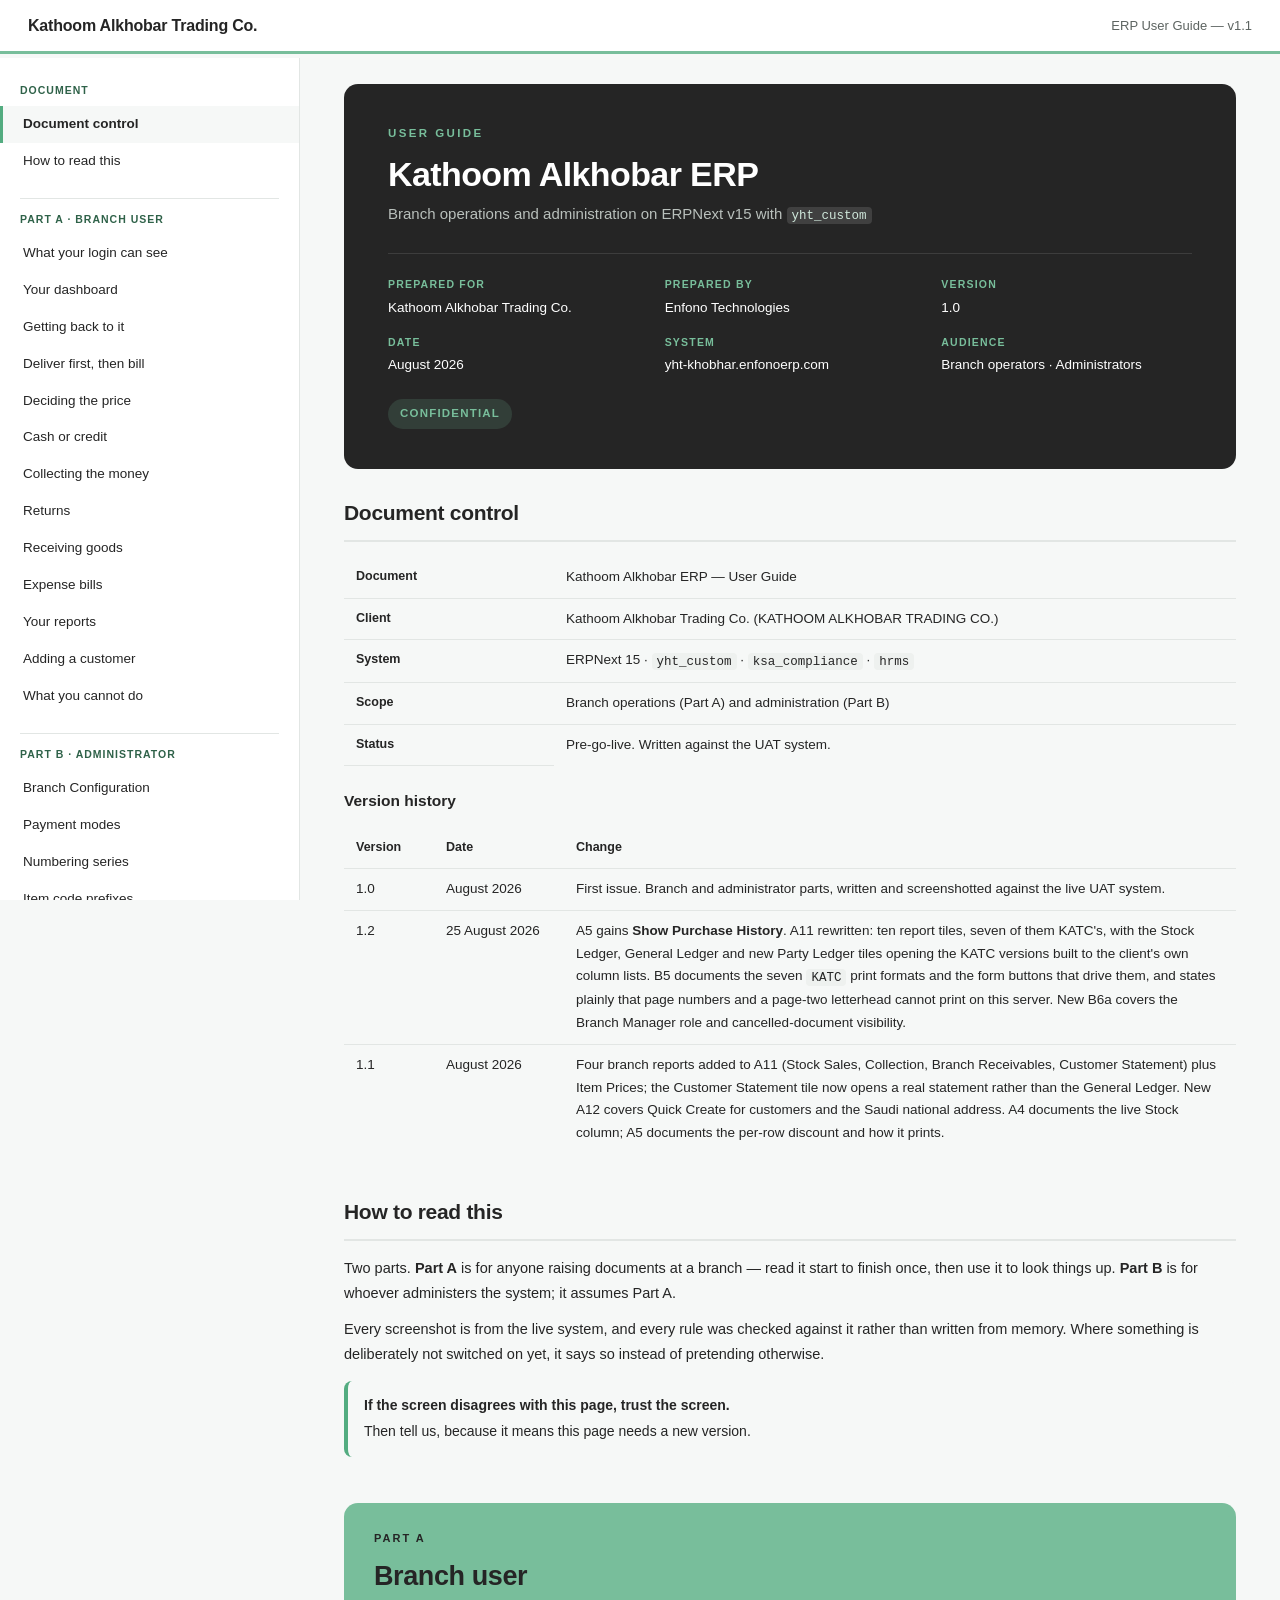
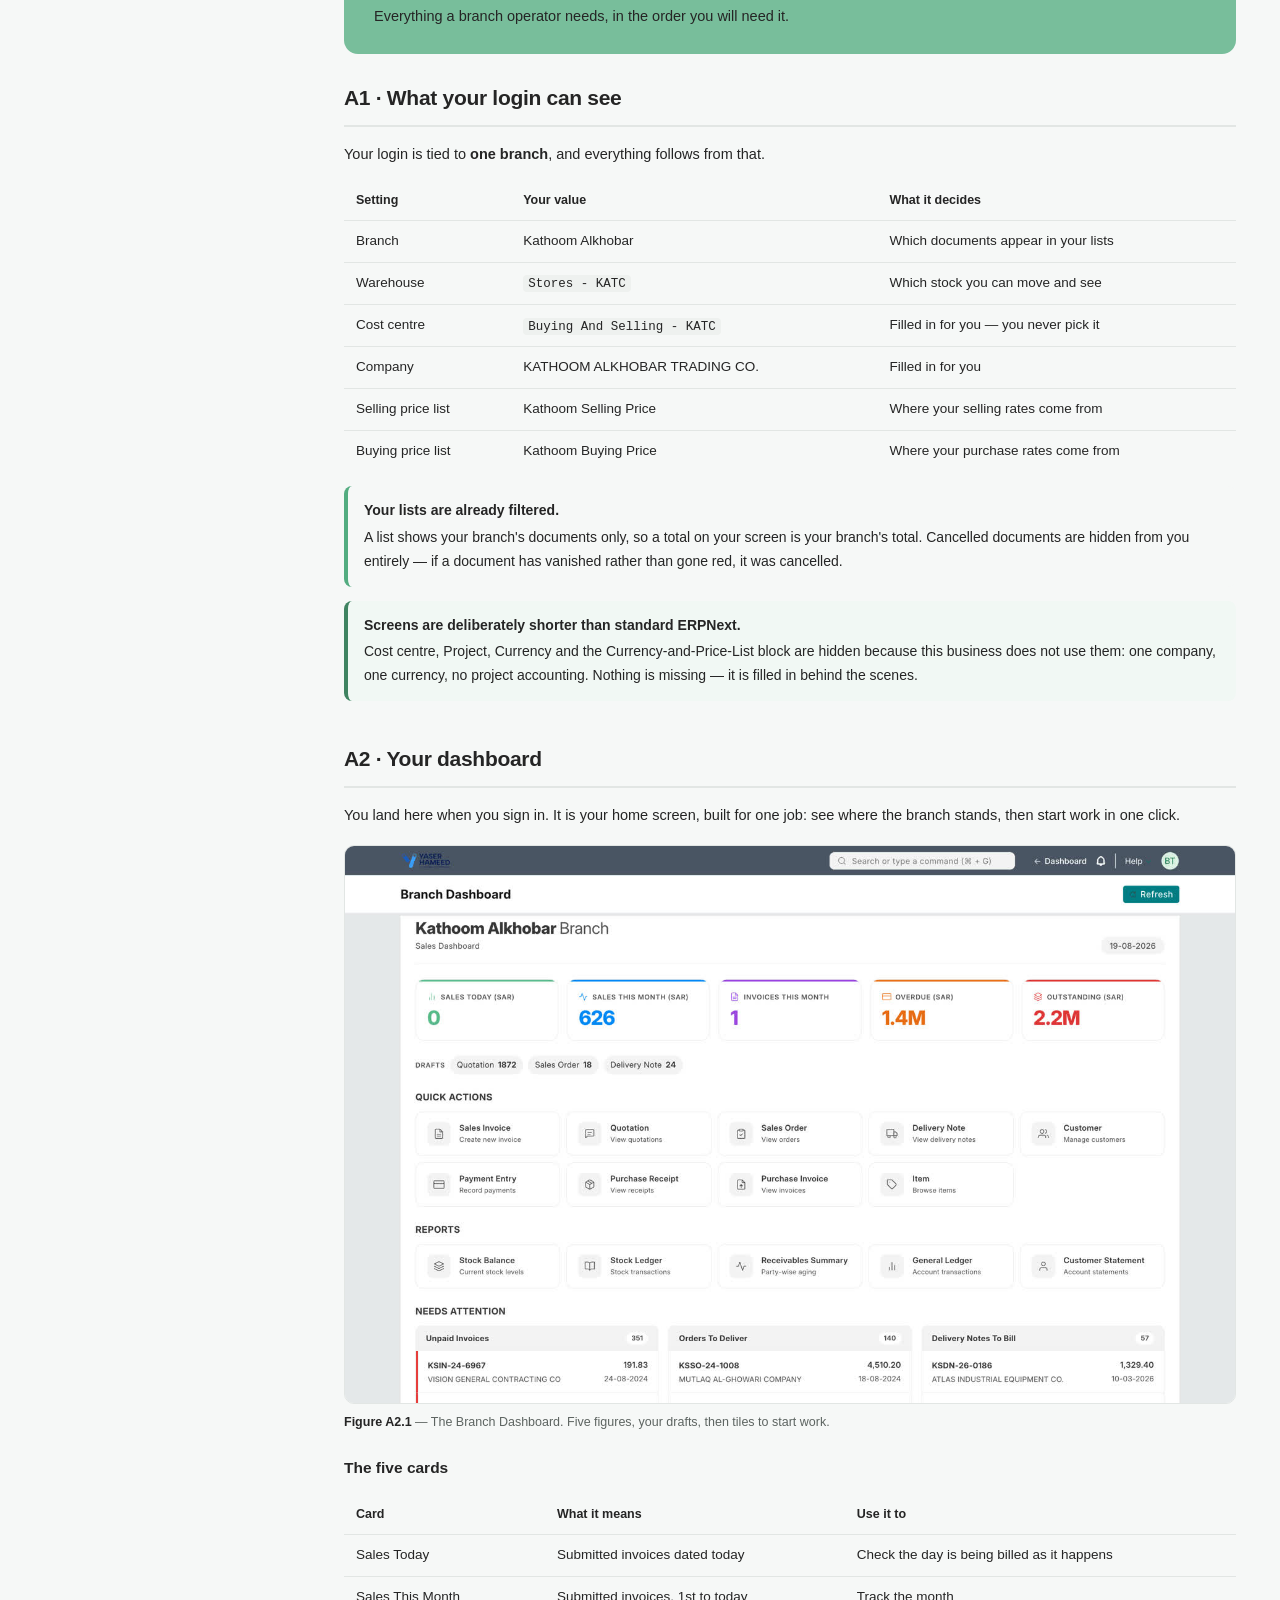
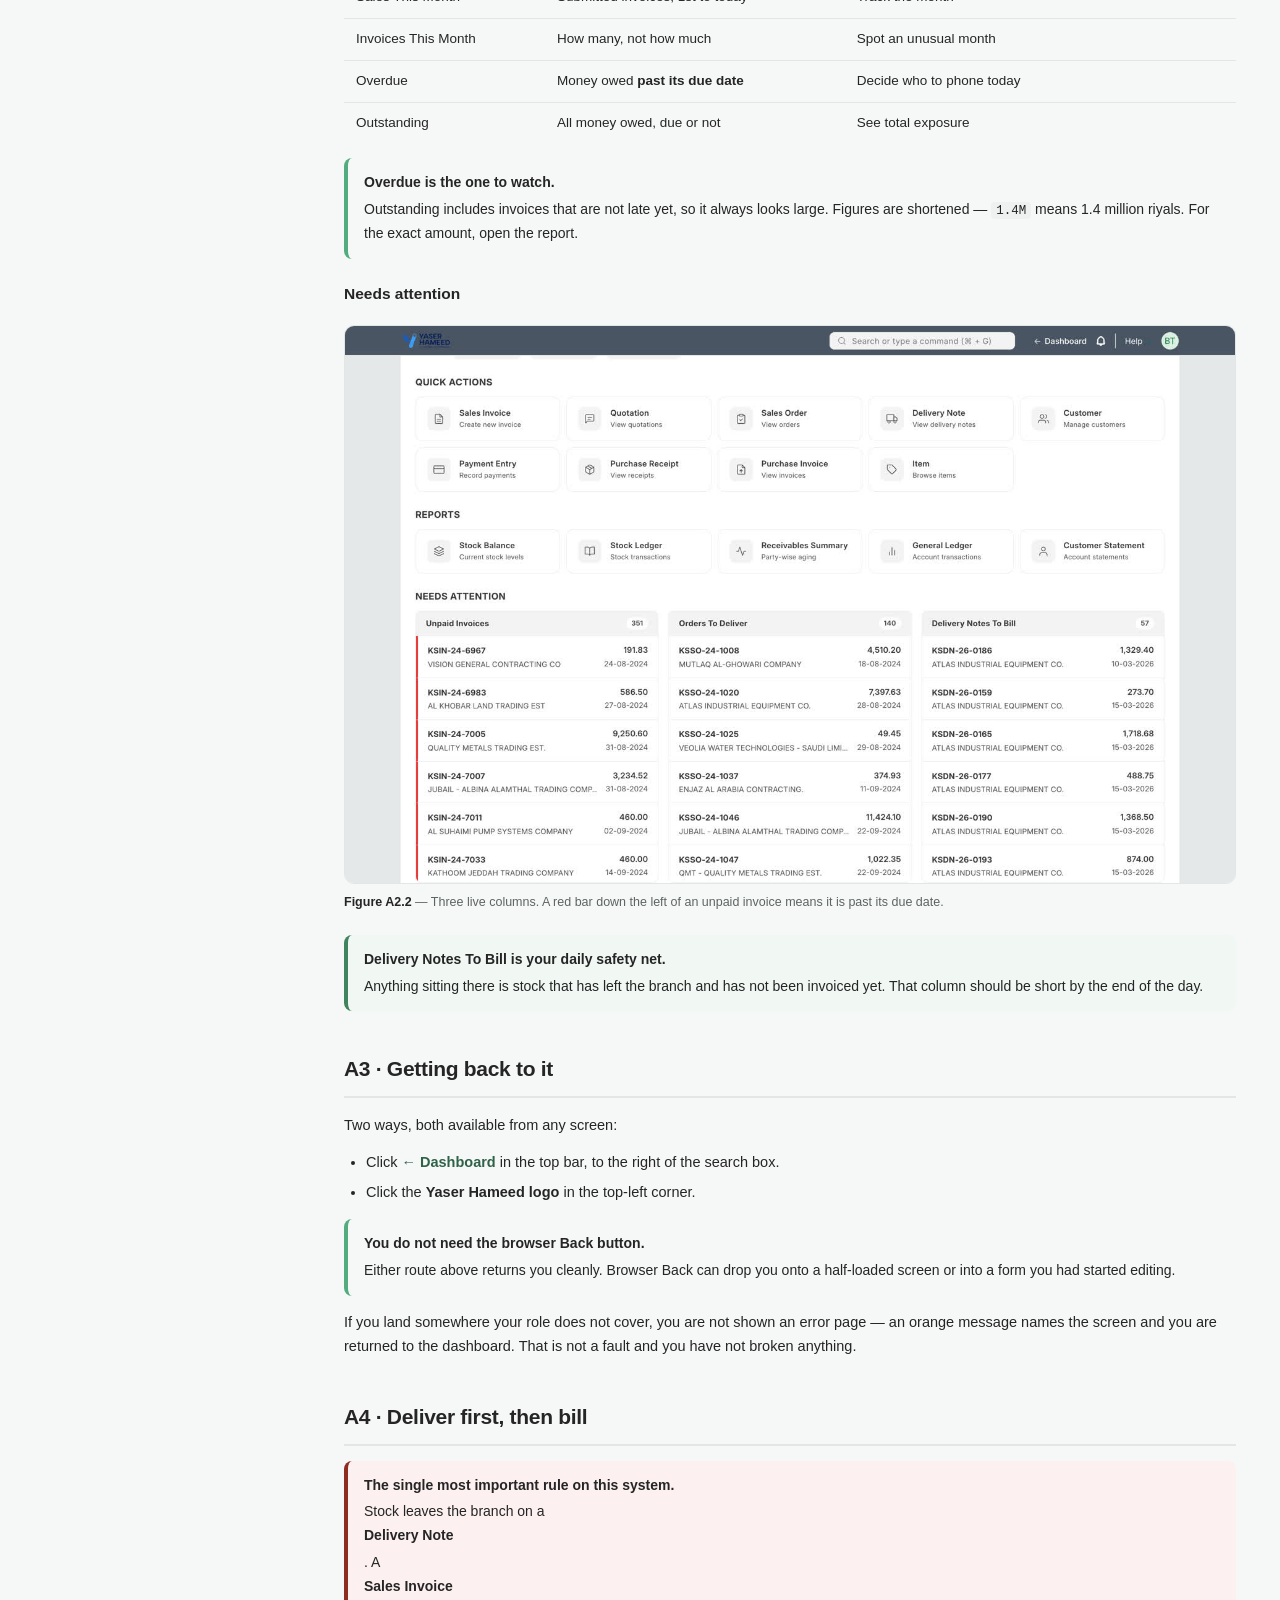
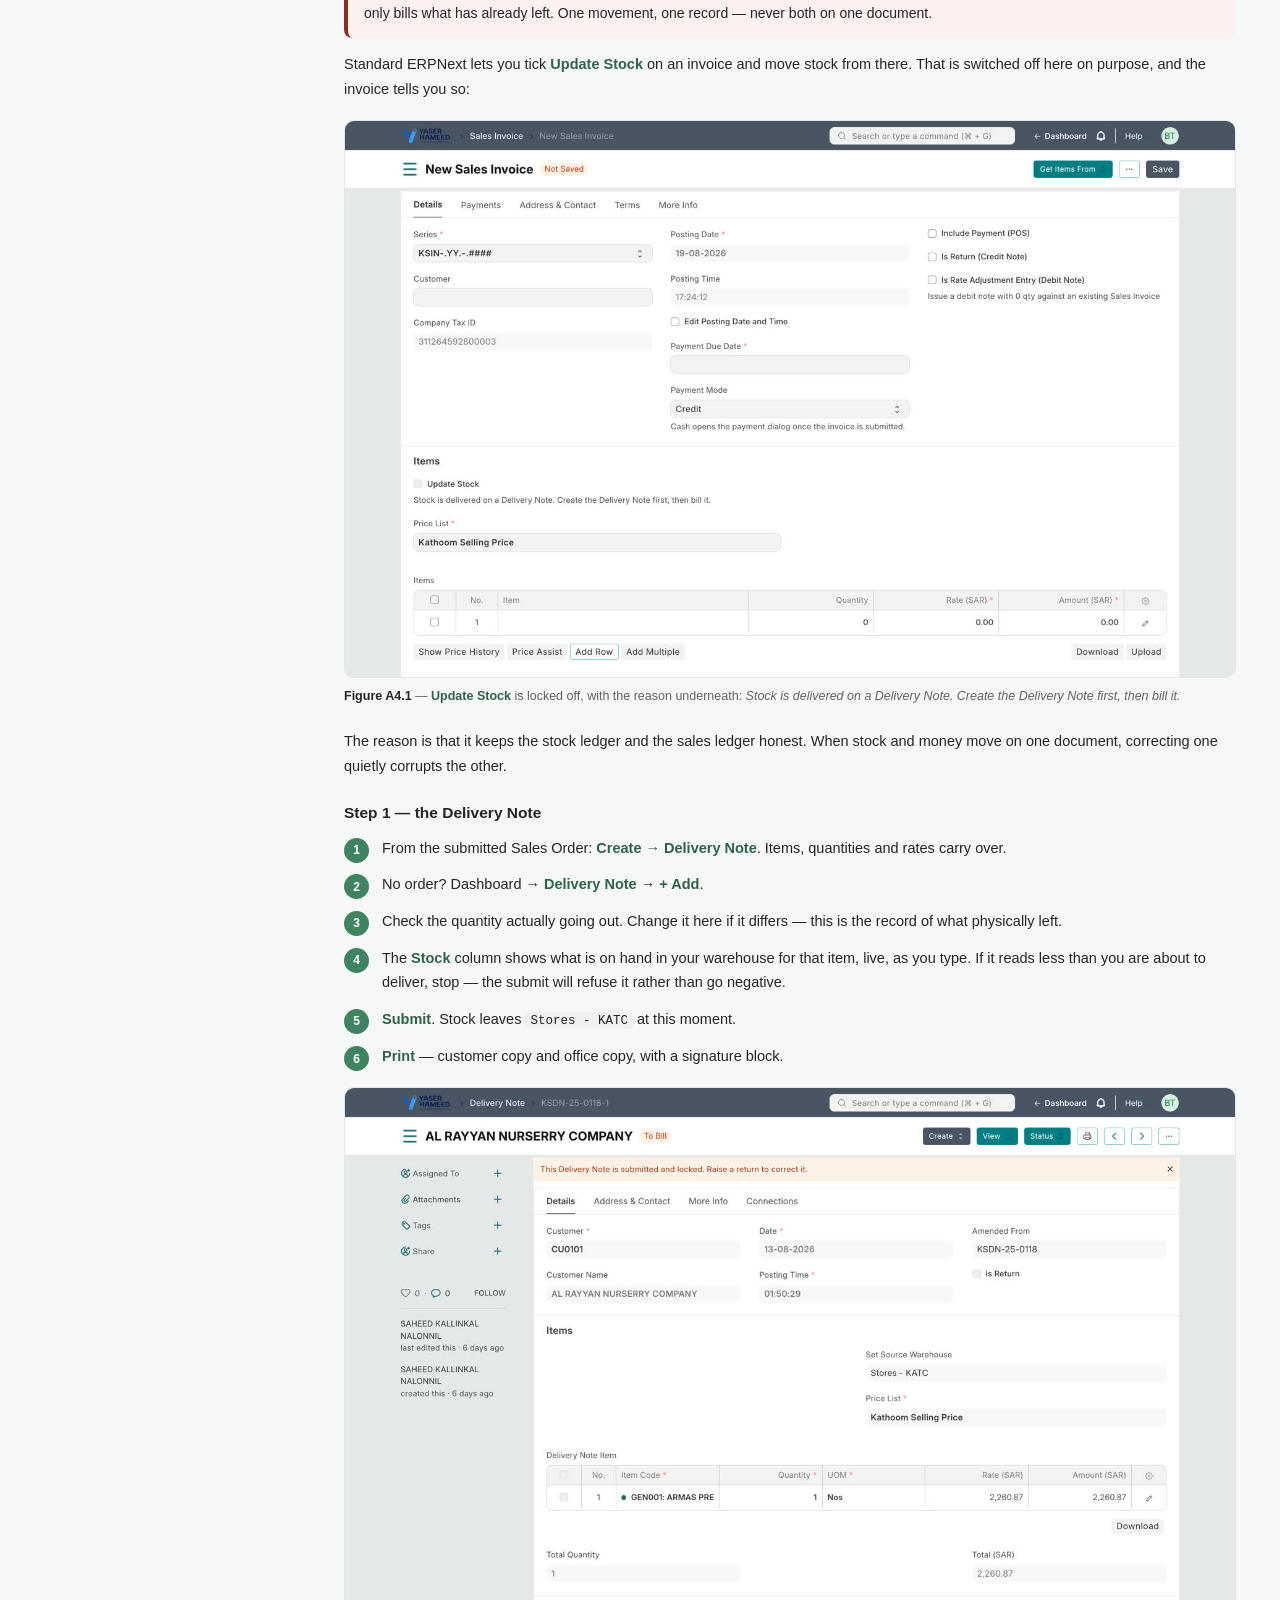
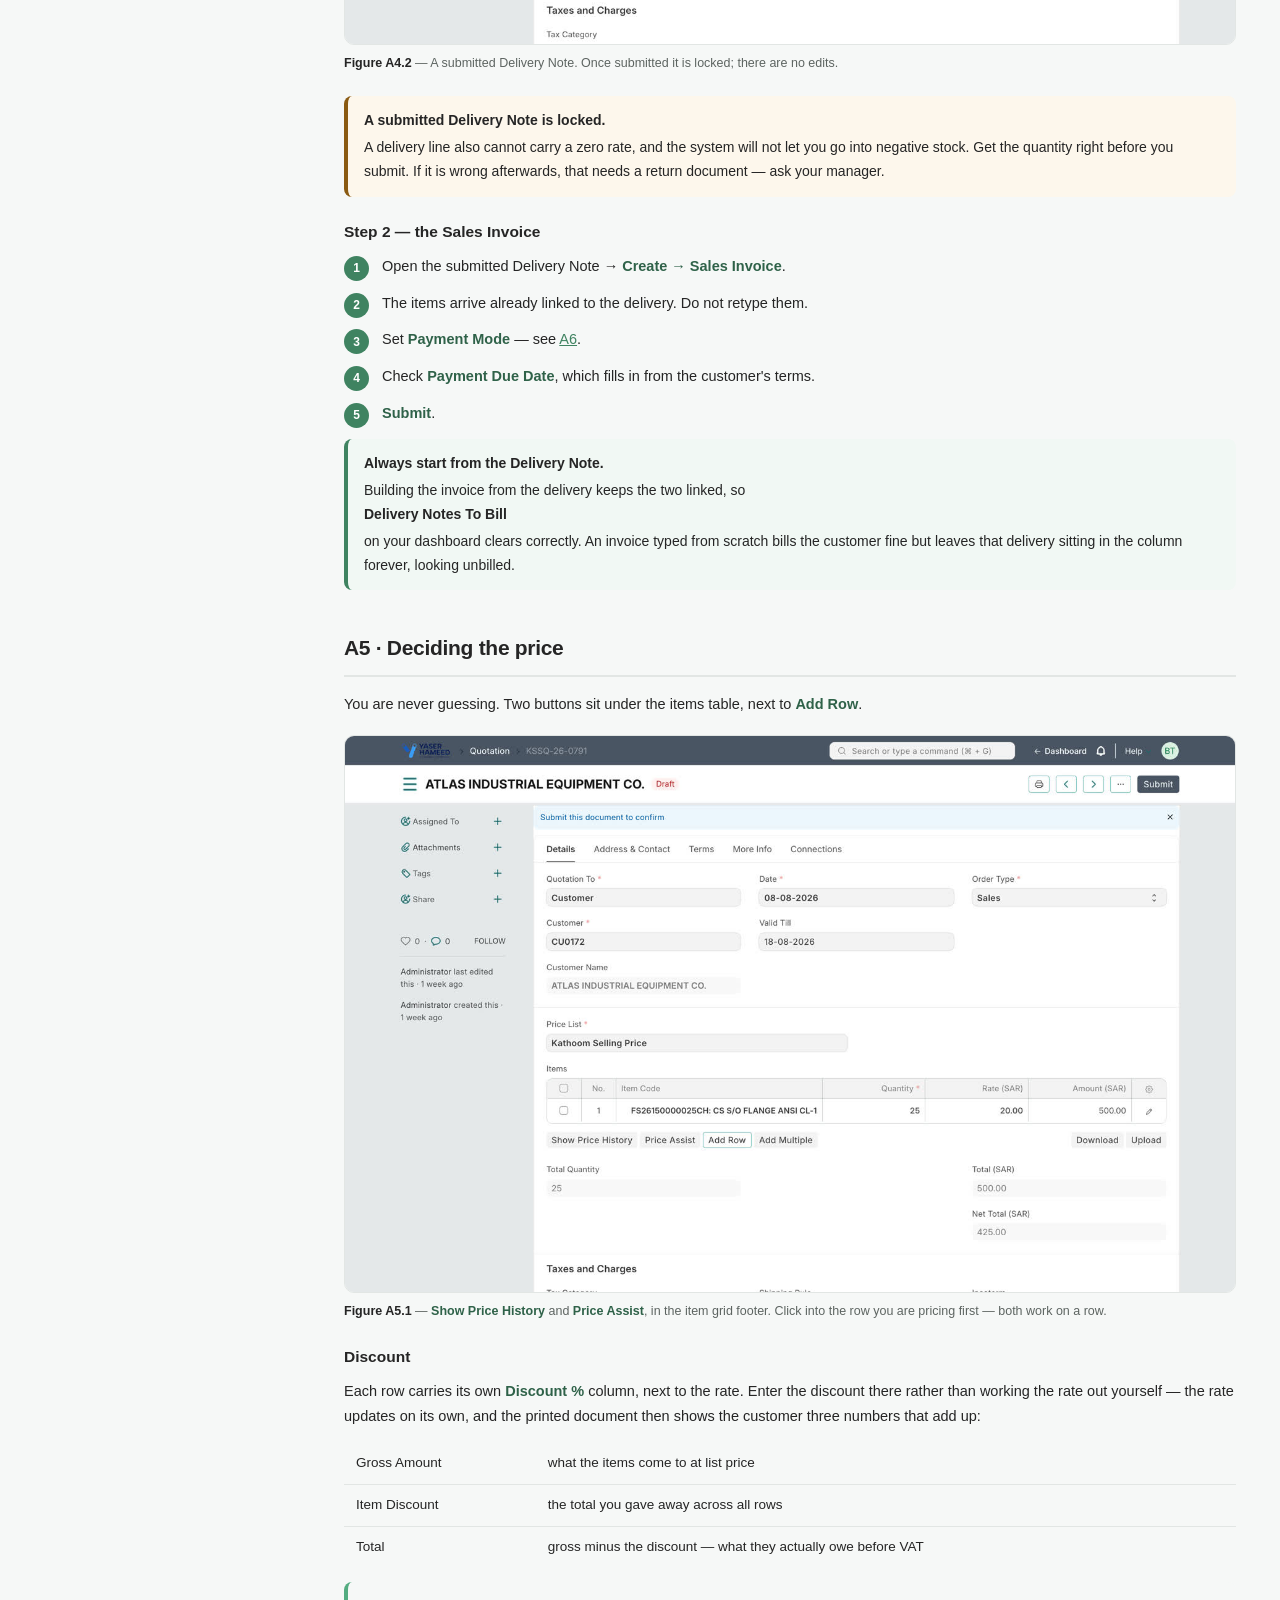
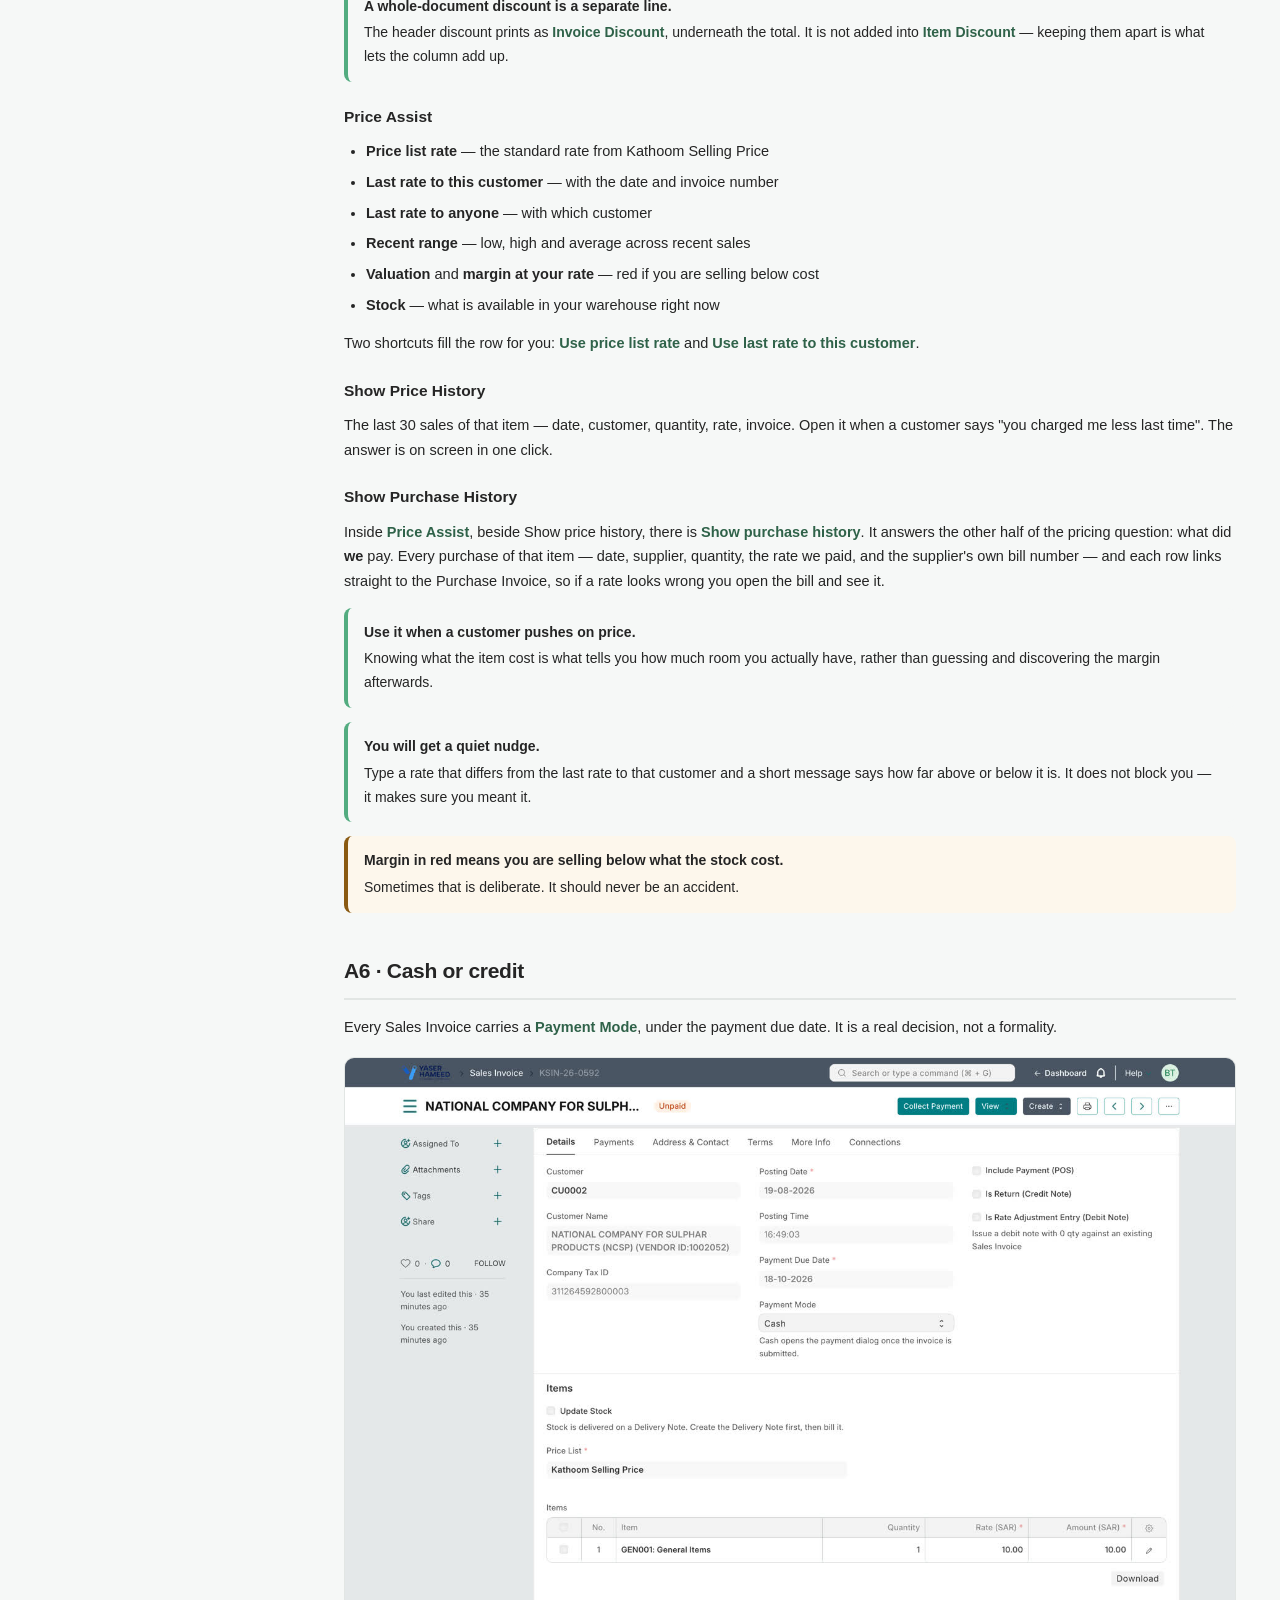
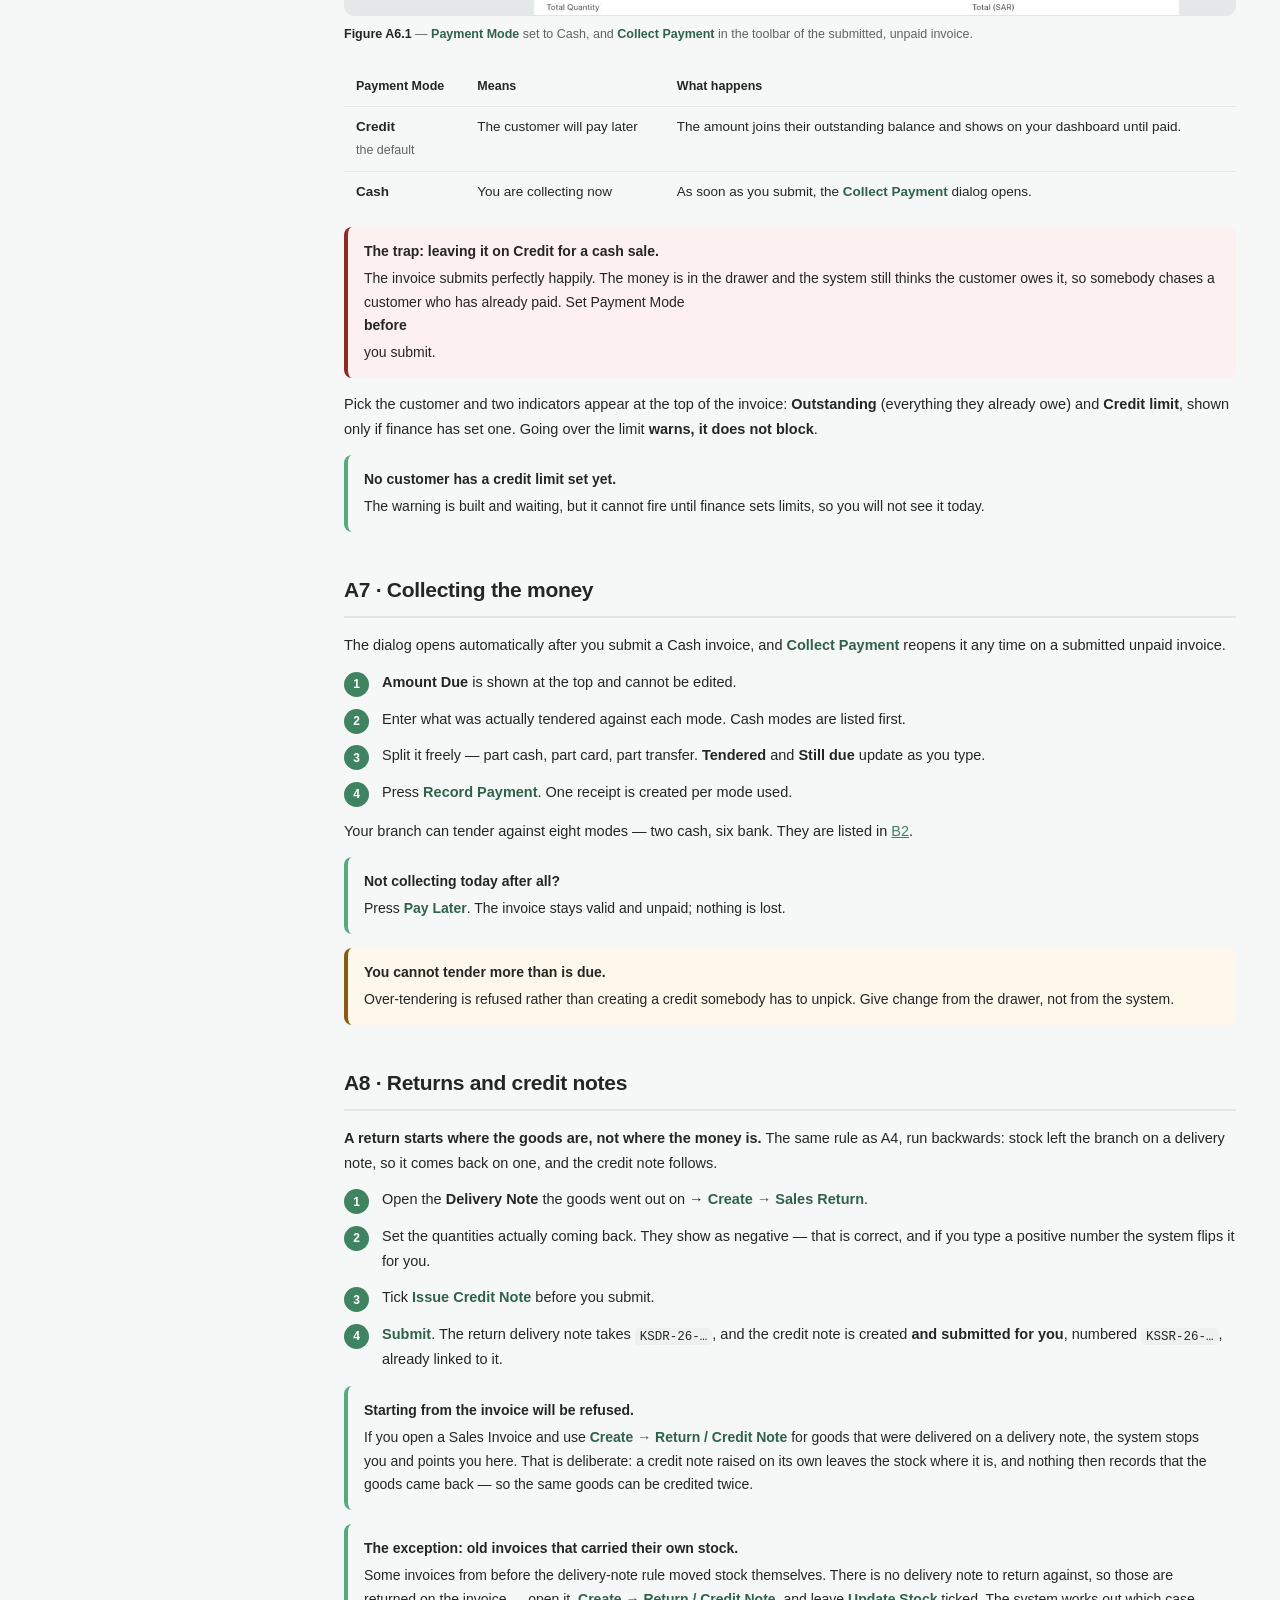
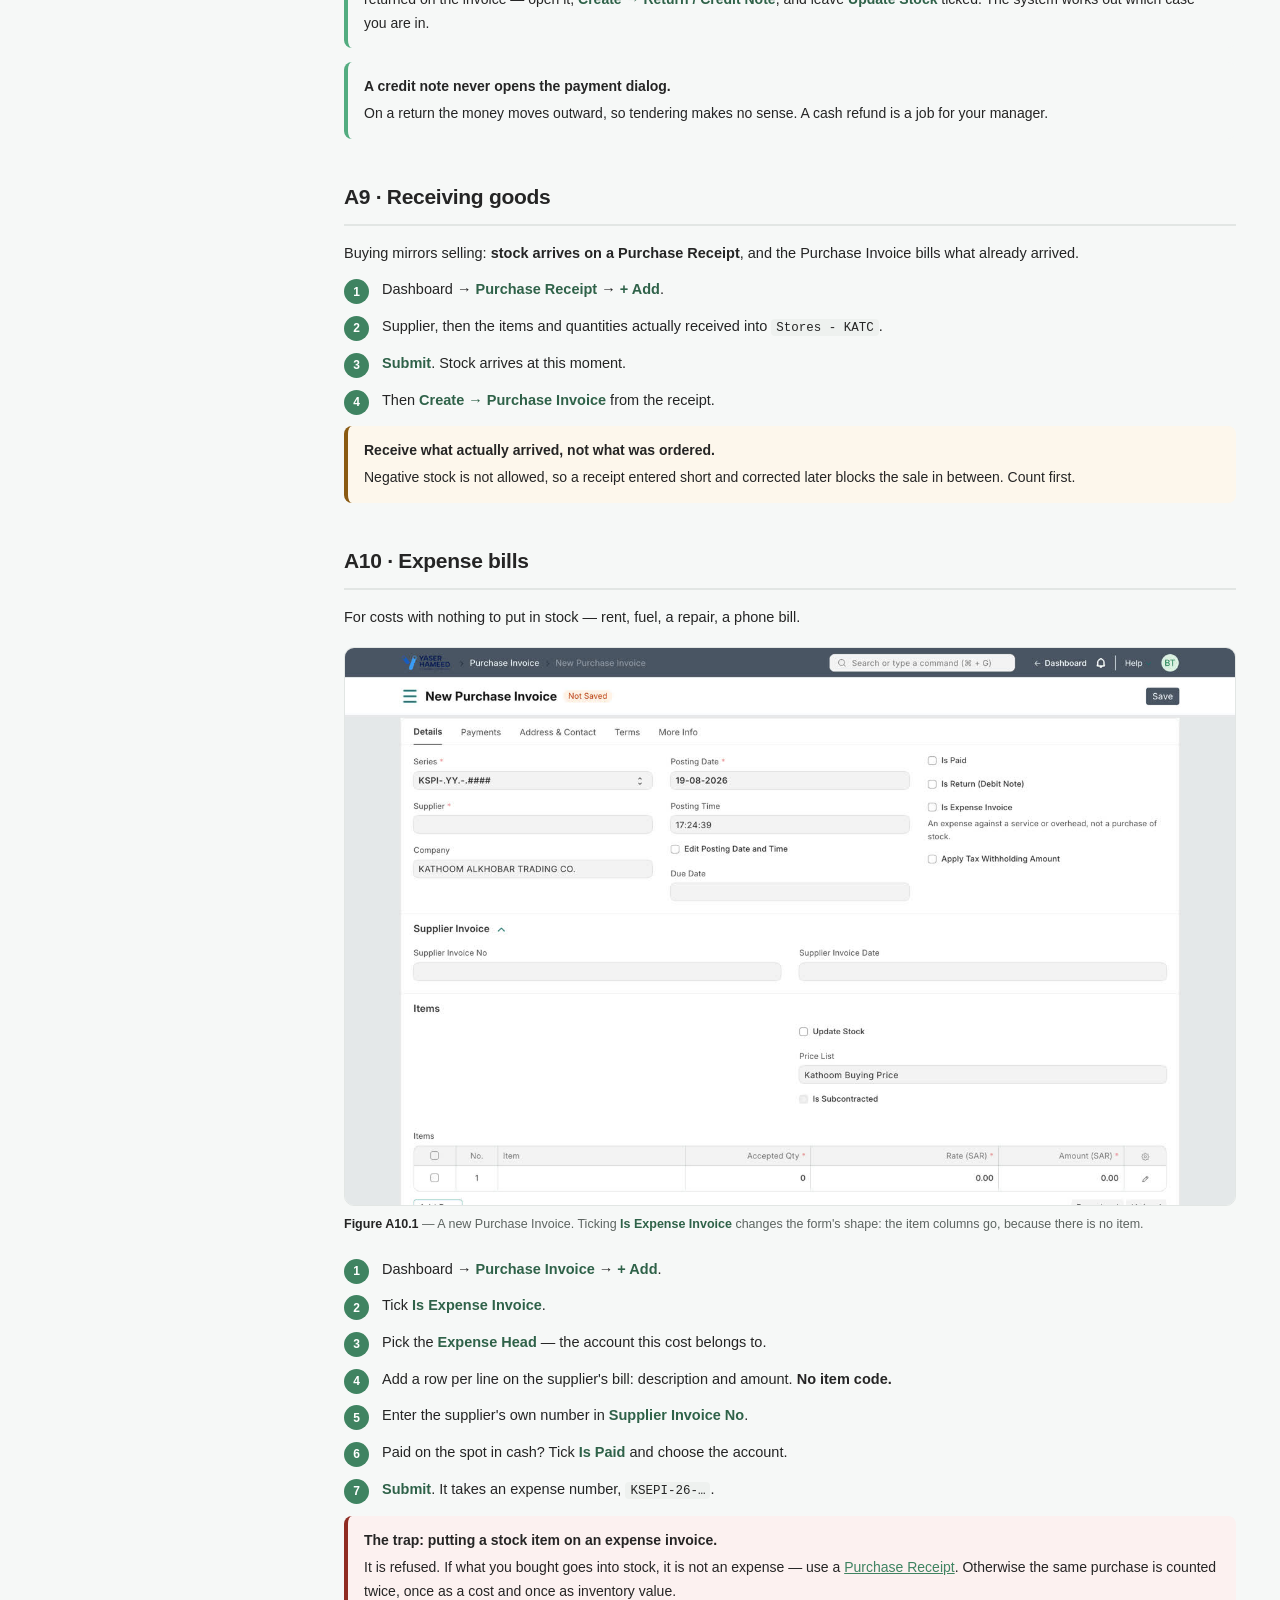
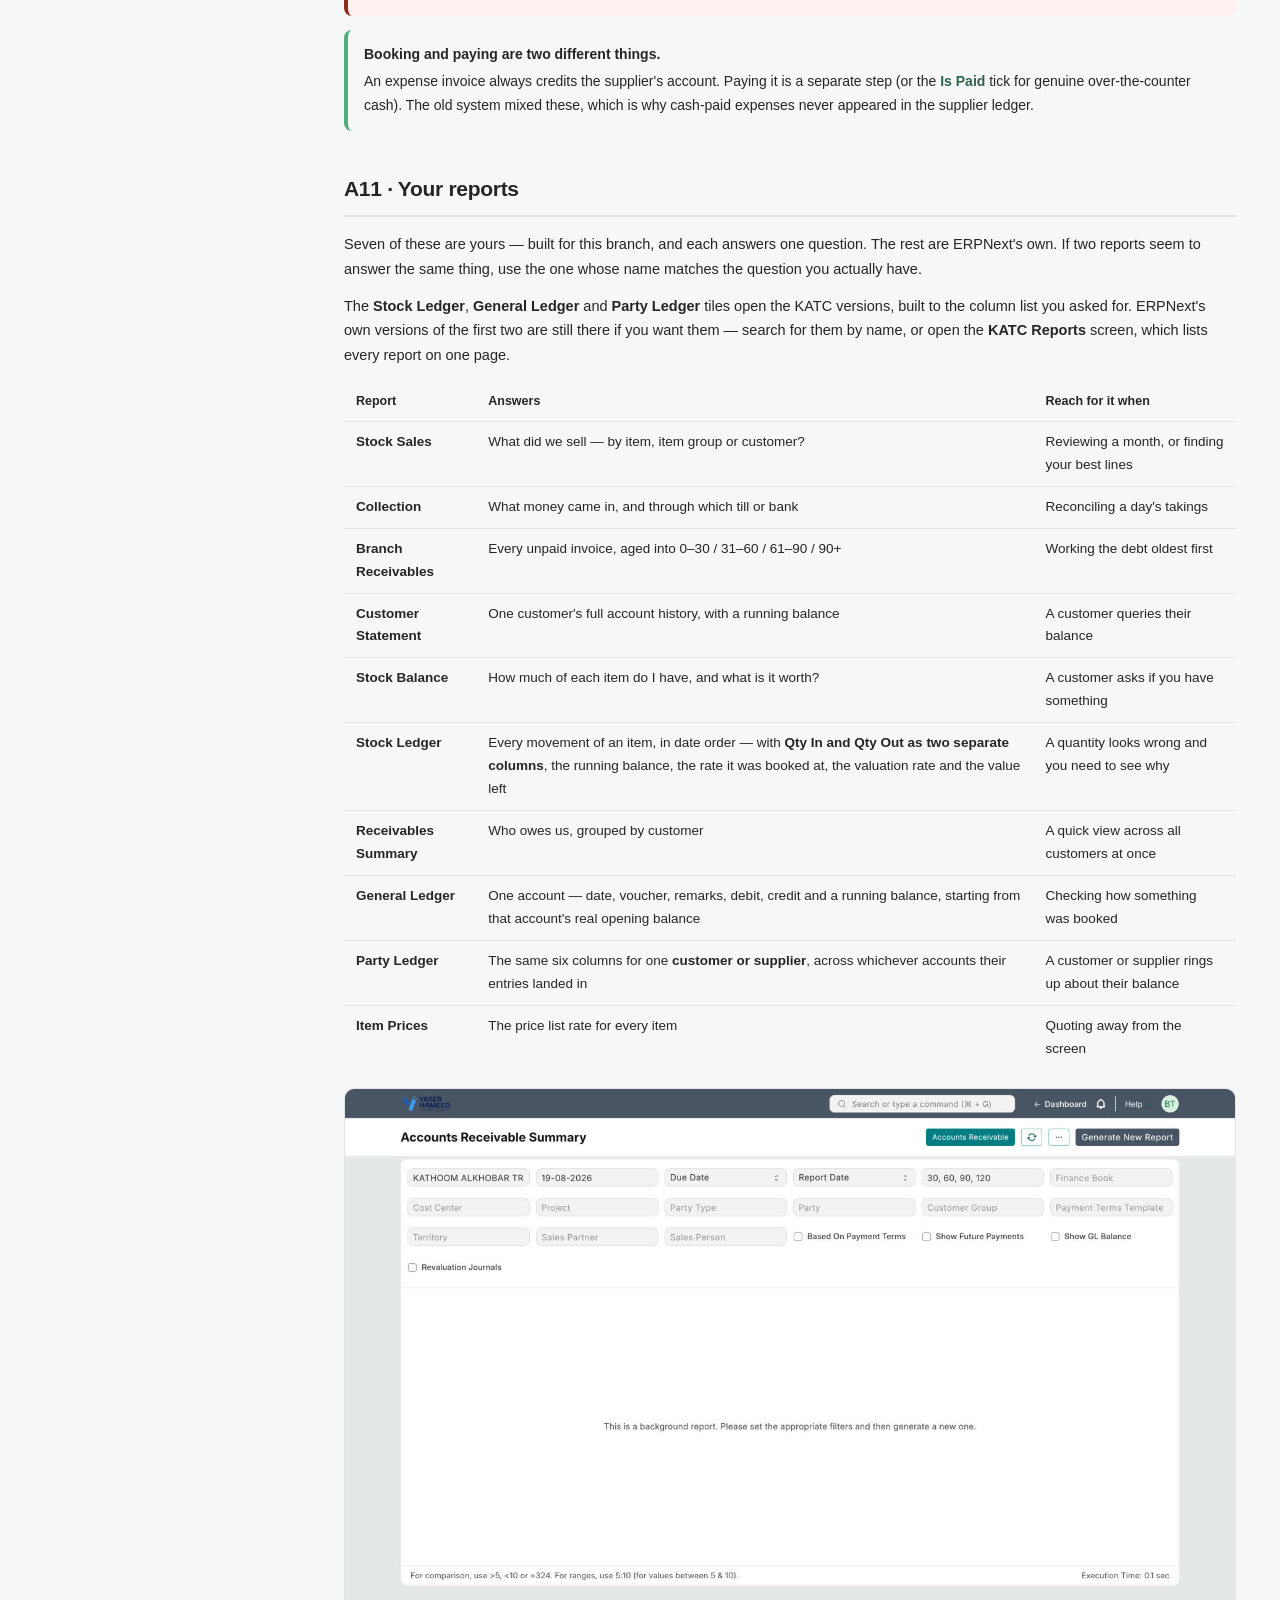
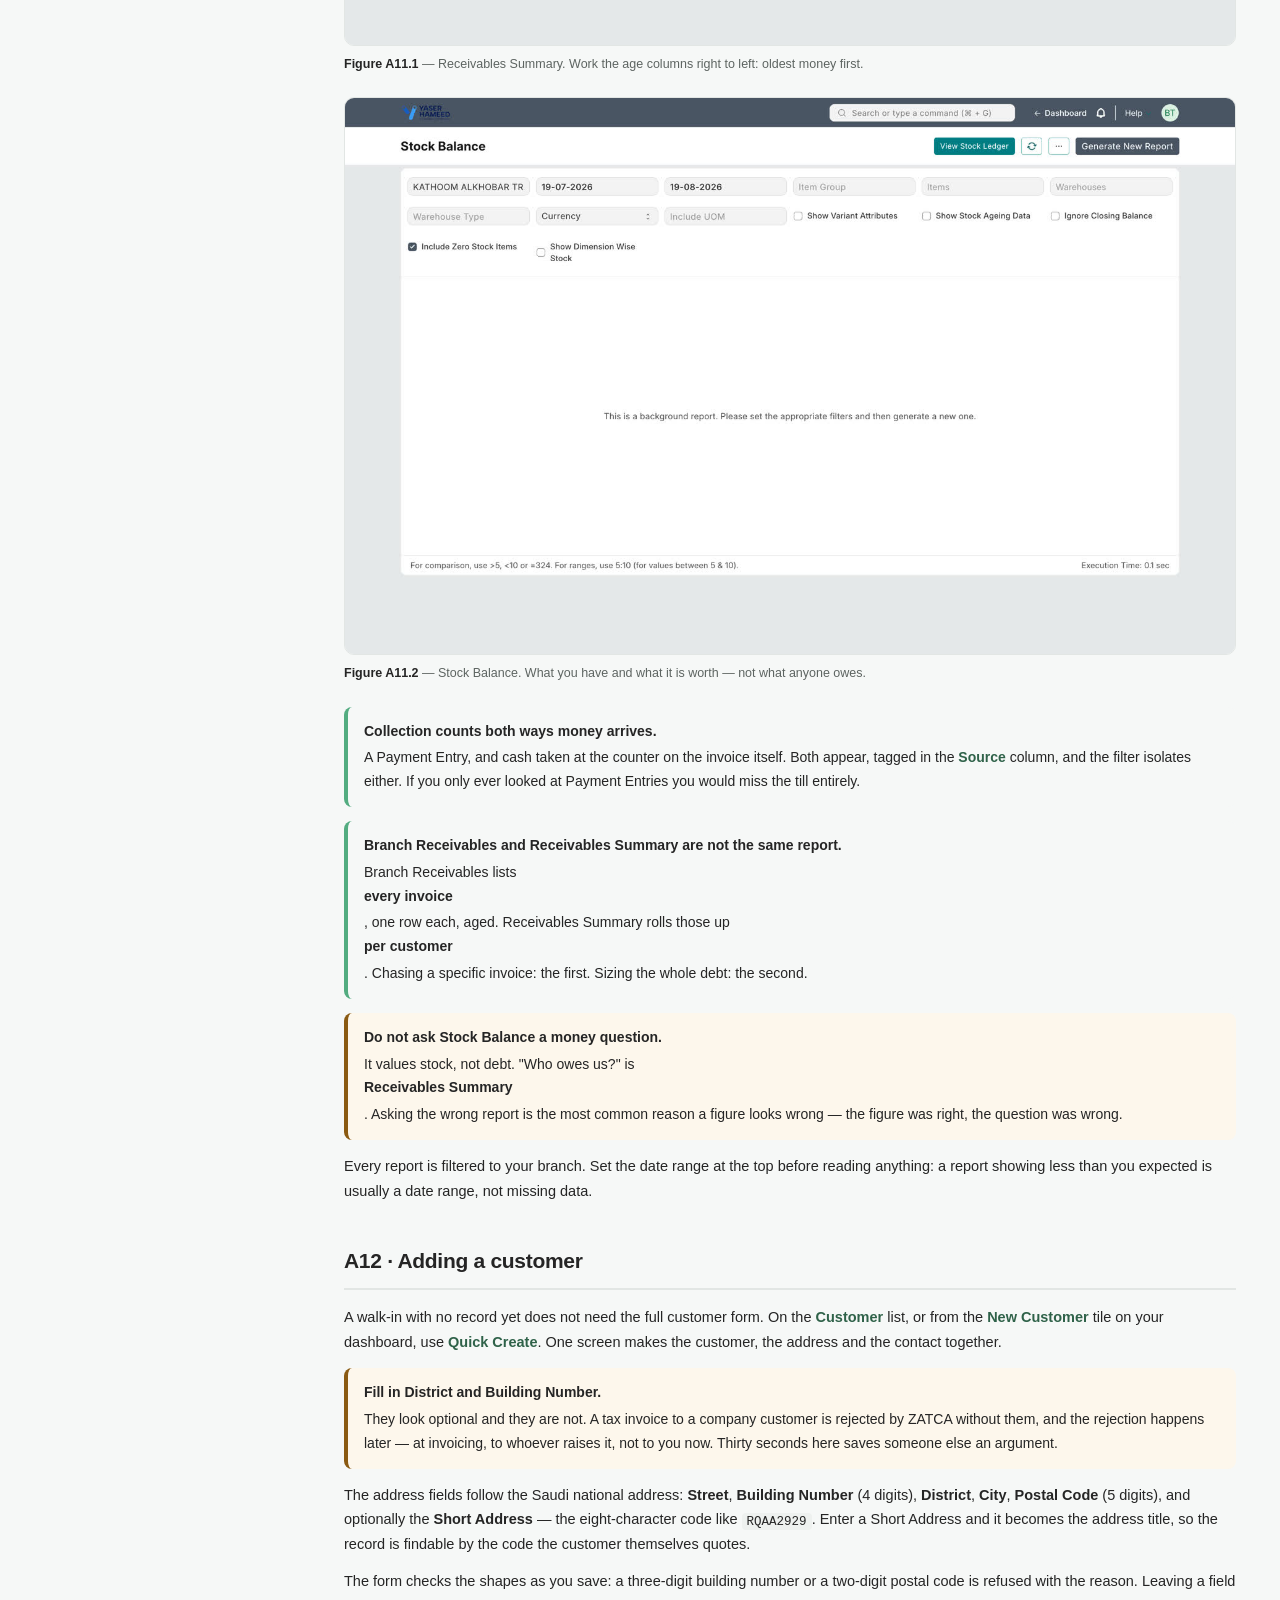
<file: yht_custom/public/guide/index.html>
<!DOCTYPE html>
<html lang="en">
<head>
<meta charset="UTF-8">
<meta name="viewport" content="width=device-width, initial-scale=1.0">
<title>Kathoom Alkhobar — ERP User Guide</title>
<style>
  /* Enfono Brand Core tier — this is a hosted web page, not a generated .docx, so it uses
     Brand Core (green / sage / charcoal) rather than the Document Ink tier.
     Brand green #78BE9B is 2.18:1 on white and NEVER sets text: green text uses ramp 700
     #3F8361 (4.54:1, AA) or 800 #2F6249 (7.08:1, AAA). Charcoal on green 500 is 7.03:1 and is
     the correct pairing for text on a green fill. Montserrat for everything typeset. */
  :root {
    --charcoal: #252525;
    --green-500: #78BE9B;
    --green-600: #53AC80;
    --green-700: #3F8361;
    --green-800: #2F6249;
    --sage: #ACD7A7;
    --paper: #ffffff;
    --wash: #f6f8f7;
    --rule: #e2e6e4;
    --muted: #5d6461;
    --warn: #8a5a12;
    --warn-bg: #fdf7ec;
    --stop: #8f2c22;
    --stop-bg: #fcf1f0;
    --mono: ui-monospace, SFMono-Regular, Menlo, monospace;
  }
  * { margin: 0; padding: 0; box-sizing: border-box; }
  body {
    font-family: Montserrat, -apple-system, BlinkMacSystemFont, "Segoe UI", Roboto, sans-serif;
    color: var(--charcoal); background: var(--wash);
    line-height: 1.7; -webkit-font-smoothing: antialiased;
  }

  /* ── running header / footer, the document standard's items 4 and 5 ── */
  .runhead {
    position: sticky; top: 0; z-index: 20;
    display: flex; align-items: center; justify-content: space-between; gap: 16px;
    padding: 12px 28px; background: var(--paper);
    border-bottom: 3px solid var(--green-500);
  }
  .runhead .who { font-weight: 700; letter-spacing: -.2px; }
  .runhead .doc { font-size: 13px; color: var(--muted); }
  .runfoot {
    display: flex; justify-content: space-between; gap: 16px;
    padding: 18px 28px; font-size: 12.5px; color: var(--muted);
    background: var(--charcoal); color: #cfd4d1; border-top: 3px solid var(--green-500);
  }

  .wrap { display: flex; align-items: flex-start; }
  nav.toc {
    width: 300px; flex-shrink: 0; position: sticky; top: 58px;
    height: calc(100vh - 58px); overflow-y: auto;
    background: var(--paper); border-right: 1px solid var(--rule); padding: 18px 0 60px;
  }
  nav.toc .part {
    margin: 18px 20px 6px; padding-top: 12px; border-top: 1px solid var(--rule);
    font-size: 10.5px; font-weight: 700; letter-spacing: 1px; text-transform: uppercase;
    color: var(--green-800);
  }
  nav.toc .part:first-child { border-top: 0; margin-top: 6px; padding-top: 0; }
  nav.toc a {
    display: block; padding: 7px 20px; color: var(--charcoal); text-decoration: none;
    font-size: 13.5px; border-left: 3px solid transparent;
  }
  nav.toc a:hover { background: var(--wash); }
  nav.toc a.active { background: var(--wash); border-left-color: var(--green-600); font-weight: 600; }

  main { flex: 1; min-width: 0; padding: 30px 44px 80px; max-width: 1000px; }

  /* ── cover / title block ── */
  .cover {
    background: var(--charcoal); color: var(--paper);
    border-radius: 14px; padding: 40px 44px; margin-bottom: 26px;
  }
  .cover .type {
    font-size: 11.5px; letter-spacing: 2.4px; text-transform: uppercase;
    color: var(--green-500); font-weight: 700;
  }
  .cover h1 { font-size: 34px; letter-spacing: -.6px; margin: 10px 0 6px; line-height: 1.2; }
  .cover .sub { color: #b9c0bc; font-size: 15px; }
  .cover .meta {
    display: grid; grid-template-columns: repeat(auto-fit, minmax(190px, 1fr));
    gap: 14px 26px; margin-top: 26px; padding-top: 22px; border-top: 1px solid #3d3d3d;
    font-size: 13.5px;
  }
  .cover .meta b { display: block; color: var(--green-500); font-size: 10.5px;
    letter-spacing: 1.2px; text-transform: uppercase; margin-bottom: 3px; }
  .conf { display: inline-block; margin-top: 22px; padding: 5px 12px; border-radius: 20px;
    background: rgba(120,190,155,.16); color: var(--green-500);
    font-size: 11.5px; font-weight: 700; letter-spacing: 1.2px; text-transform: uppercase; }

  section { margin-bottom: 40px; scroll-margin-top: 74px; }
  section > h2 {
    font-size: 21px; letter-spacing: -.3px; padding-bottom: 9px; margin-bottom: 15px;
    border-bottom: 2px solid var(--rule);
  }
  h3 { font-size: 15.5px; margin: 22px 0 9px; }
  p, li { font-size: 14.5px; }
  p { margin-bottom: 12px; }
  ul, ol { margin: 0 0 14px 22px; }
  li { margin-bottom: 6px; }
  a { color: var(--green-700); }

  .partbreak {
    margin: 46px 0 26px; padding: 26px 30px; border-radius: 14px;
    background: var(--green-500); color: var(--charcoal);
  }
  .partbreak .lbl { font-size: 11px; font-weight: 700; letter-spacing: 2px; text-transform: uppercase; }
  .partbreak h2 { font-size: 27px; border: 0; margin: 6px 0 4px; padding: 0; letter-spacing: -.4px; }
  .partbreak p { margin: 0; font-size: 14.5px; }

  ol.steps { counter-reset: s; list-style: none; margin-left: 0; }
  ol.steps > li { counter-increment: s; position: relative; padding-left: 38px; margin-bottom: 12px; }
  ol.steps > li::before {
    content: counter(s); position: absolute; left: 0; top: 2px;
    width: 25px; height: 25px; border-radius: 50%;
    background: var(--green-700); color: #fff; font-size: 12px; font-weight: 700;
    display: flex; align-items: center; justify-content: center;
  }

  figure { margin: 18px 0 22px; }
  figure img {
    width: 100%; display: block; border: 1px solid var(--rule); border-radius: 10px;
    background: var(--paper);
  }
  figcaption { margin-top: 8px; font-size: 12.5px; color: var(--muted); }
  figcaption b { color: var(--charcoal); }

  .note, .tip, .warn, .stop {
    border-radius: 8px; padding: 13px 16px; margin: 14px 0; font-size: 14px;
    border-left: 4px solid;
  }
  .note { background: var(--wash); border-color: var(--green-600); }
  .tip  { background: #f1f8f4; border-color: var(--green-700); }
  .warn { background: var(--warn-bg); border-color: var(--warn); }
  .stop { background: var(--stop-bg); border-color: var(--stop); }
  .note b, .tip b, .warn b, .stop b { display: block; margin-bottom: 3px; }

  table { width: 100%; border-collapse: collapse; margin: 14px 0; font-size: 13.5px; }
  th, td { text-align: left; padding: 9px 12px; border-bottom: 1px solid var(--rule); vertical-align: top; }
  th { background: var(--wash); font-weight: 700; font-size: 12.5px; }
  tbody tr:last-child td { border-bottom: 0; }
  code { font-family: var(--mono); font-size: 12.5px; background: #eef1ef; padding: 1.5px 5px; border-radius: 4px; }
  .ui { font-weight: 600; color: var(--green-800); }

  @media (max-width: 940px) {
    .wrap { flex-direction: column; }
    nav.toc { width: 100%; position: static; height: auto; border-right: 0;
      border-bottom: 1px solid var(--rule); }
    main { padding: 22px 18px 60px; }
  }
  @media print {
    nav.toc, .runhead { display: none; }
    body { background: #fff; }
    section { page-break-inside: avoid; }
  }
</style>
</head>
<body>

<header class="runhead">
  <span class="who">Kathoom Alkhobar Trading Co.</span>
  <span class="doc">ERP User Guide — v1.1</span>
</header>

<div class="wrap">
<nav class="toc">
  <div class="part">Document</div>
  <a href="#control">Document control</a>
  <a href="#how-to-read">How to read this</a>

  <div class="part">Part A · Branch user</div>
  <a href="#a-signin">What your login can see</a>
  <a href="#a-dashboard">Your dashboard</a>
  <a href="#a-back">Getting back to it</a>
  <a href="#a-deliver">Deliver first, then bill</a>
  <a href="#a-pricing">Deciding the price</a>
  <a href="#a-payment">Cash or credit</a>
  <a href="#a-collect">Collecting the money</a>
  <a href="#a-returns">Returns</a>
  <a href="#a-purchase">Receiving goods</a>
  <a href="#a-expense">Expense bills</a>
  <a href="#a-reports">Your reports</a>
  <a href="#a-new-customer">Adding a customer</a>
  <a href="#a-cannot">What you cannot do</a>

  <div class="part">Part B · Administrator</div>
  <a href="#b-branch">Branch Configuration</a>
  <a href="#b-modes">Payment modes</a>
  <a href="#b-series">Numbering series</a>
  <a href="#b-prefix">Item code prefixes</a>
  <a href="#b-print">Print formats</a>
  <a href="#b-perms">Permissions &amp; scoping</a>
  <a href="#b-deploy">Deploying a change</a>
  <a href="#b-open">Open items before go-live</a>
</nav>

<main>

<div class="cover">
  <div class="type">User Guide</div>
  <h1>Kathoom Alkhobar ERP</h1>
  <div class="sub">Branch operations and administration on ERPNext v15 with <code style="background:rgba(255,255,255,.12);color:#cfe8db">yht_custom</code></div>
  <div class="meta">
    <div><b>Prepared for</b>Kathoom Alkhobar Trading Co.</div>
    <div><b>Prepared by</b>Enfono Technologies</div>
    <div><b>Version</b>1.0</div>
    <div><b>Date</b>August 2026</div>
    <div><b>System</b>yht-khobhar.enfonoerp.com</div>
    <div><b>Audience</b>Branch operators · Administrators</div>
  </div>
  <span class="conf">Confidential</span>
</div>

<!-- ═══════════════════════════════════════════════════ -->
<section id="control">
  <h2>Document control</h2>
  <table>
    <tbody>
      <tr><th style="width:210px">Document</th><td>Kathoom Alkhobar ERP — User Guide</td></tr>
      <tr><th>Client</th><td>Kathoom Alkhobar Trading Co. (KATHOOM ALKHOBAR TRADING CO.)</td></tr>
      <tr><th>System</th><td>ERPNext 15 · <code>yht_custom</code> · <code>ksa_compliance</code> · <code>hrms</code></td></tr>
      <tr><th>Scope</th><td>Branch operations (Part A) and administration (Part B)</td></tr>
      <tr><th>Status</th><td>Pre-go-live. Written against the UAT system.</td></tr>
    </tbody>
  </table>

  <h3>Version history</h3>
  <table>
    <thead><tr><th style="width:90px">Version</th><th style="width:130px">Date</th><th>Change</th></tr></thead>
    <tbody>
      <tr><td>1.0</td><td>August 2026</td><td>First issue. Branch and administrator parts, written and screenshotted against the live UAT system.</td></tr>
      <tr><td>1.2</td><td>25 August 2026</td><td>A5 gains <b>Show Purchase History</b>. A11 rewritten: ten report tiles, seven of them KATC's, with the Stock Ledger, General Ledger and new Party Ledger tiles opening the KATC versions built to the client's own column lists. B5 documents the seven <code>KATC</code> print formats and the form buttons that drive them, and states plainly that page numbers and a page-two letterhead cannot print on this server. New B6a covers the Branch Manager role and cancelled-document visibility.</td></tr>
      <tr><td>1.1</td><td>August 2026</td><td>Four branch reports added to A11 (Stock Sales, Collection, Branch Receivables, Customer Statement) plus Item Prices; the Customer Statement tile now opens a real statement rather than the General Ledger. New A12 covers Quick Create for customers and the Saudi national address. A4 documents the live Stock column; A5 documents the per-row discount and how it prints.</td></tr>
    </tbody>
  </table>
</section>

<!-- ═══════════════════════════════════════════════════ -->
<section id="how-to-read">
  <h2>How to read this</h2>
  <p>Two parts. <b>Part A</b> is for anyone raising documents at a branch — read it start to
  finish once, then use it to look things up. <b>Part B</b> is for whoever administers the
  system; it assumes Part A.</p>
  <p>Every screenshot is from the live system, and every rule was checked against it rather
  than written from memory. Where something is deliberately not switched on yet, it says so
  instead of pretending otherwise.</p>
  <div class="note">
    <b>If the screen disagrees with this page, trust the screen.</b>
    Then tell us, because it means this page needs a new version.
  </div>
</section>

<!-- ═══════════════════════════════════════════════════ -->
<div class="partbreak">
  <div class="lbl">Part A</div>
  <h2>Branch user</h2>
  <p>Everything a branch operator needs, in the order you will need it.</p>
</div>

<section id="a-signin">
  <h2>A1 · What your login can see</h2>
  <p>Your login is tied to <b>one branch</b>, and everything follows from that.</p>
  <table>
    <thead><tr><th>Setting</th><th>Your value</th><th>What it decides</th></tr></thead>
    <tbody>
      <tr><td>Branch</td><td>Kathoom Alkhobar</td><td>Which documents appear in your lists</td></tr>
      <tr><td>Warehouse</td><td><code>Stores - KATC</code></td><td>Which stock you can move and see</td></tr>
      <tr><td>Cost centre</td><td><code>Buying And Selling - KATC</code></td><td>Filled in for you — you never pick it</td></tr>
      <tr><td>Company</td><td>KATHOOM ALKHOBAR TRADING CO.</td><td>Filled in for you</td></tr>
      <tr><td>Selling price list</td><td>Kathoom Selling Price</td><td>Where your selling rates come from</td></tr>
      <tr><td>Buying price list</td><td>Kathoom Buying Price</td><td>Where your purchase rates come from</td></tr>
    </tbody>
  </table>
  <div class="note">
    <b>Your lists are already filtered.</b>
    A list shows your branch's documents only, so a total on your screen is your branch's
    total. Cancelled documents are hidden from you entirely — if a document has vanished
    rather than gone red, it was cancelled.
  </div>
  <div class="tip">
    <b>Screens are deliberately shorter than standard ERPNext.</b>
    Cost centre, Project, Currency and the Currency-and-Price-List block are hidden because
    this business does not use them: one company, one currency, no project accounting. Nothing
    is missing — it is filled in behind the scenes.
  </div>
</section>

<section id="a-dashboard">
  <h2>A2 · Your dashboard</h2>
  <p>You land here when you sign in. It is your home screen, built for one job: see where the
  branch stands, then start work in one click.</p>
  <figure>
    <img src="img/01-dashboard.jpg" alt="The Branch Dashboard">
    <figcaption><b>Figure A2.1</b> — The Branch Dashboard. Five figures, your drafts, then tiles to start work.</figcaption>
  </figure>

  <h3>The five cards</h3>
  <table>
    <thead><tr><th>Card</th><th>What it means</th><th>Use it to</th></tr></thead>
    <tbody>
      <tr><td>Sales Today</td><td>Submitted invoices dated today</td><td>Check the day is being billed as it happens</td></tr>
      <tr><td>Sales This Month</td><td>Submitted invoices, 1st to today</td><td>Track the month</td></tr>
      <tr><td>Invoices This Month</td><td>How many, not how much</td><td>Spot an unusual month</td></tr>
      <tr><td>Overdue</td><td>Money owed <b>past its due date</b></td><td>Decide who to phone today</td></tr>
      <tr><td>Outstanding</td><td>All money owed, due or not</td><td>See total exposure</td></tr>
    </tbody>
  </table>
  <div class="note">
    <b>Overdue is the one to watch.</b>
    Outstanding includes invoices that are not late yet, so it always looks large. Figures are
    shortened — <code>1.4M</code> means 1.4 million riyals. For the exact amount, open the report.
  </div>

  <h3>Needs attention</h3>
  <figure>
    <img src="img/02-needs-attention.jpg" alt="The Needs Attention panel">
    <figcaption><b>Figure A2.2</b> — Three live columns. A red bar down the left of an unpaid invoice means it is past its due date.</figcaption>
  </figure>
  <div class="tip">
    <b>Delivery Notes To Bill is your daily safety net.</b>
    Anything sitting there is stock that has left the branch and has not been invoiced yet.
    That column should be short by the end of the day.
  </div>
</section>

<section id="a-back">
  <h2>A3 · Getting back to it</h2>
  <p>Two ways, both available from any screen:</p>
  <ul>
    <li>Click <span class="ui">&larr; Dashboard</span> in the top bar, to the right of the search box.</li>
    <li>Click the <b>Yaser Hameed logo</b> in the top-left corner.</li>
  </ul>
  <div class="note">
    <b>You do not need the browser Back button.</b>
    Either route above returns you cleanly. Browser Back can drop you onto a half-loaded
    screen or into a form you had started editing.
  </div>
  <p>If you land somewhere your role does not cover, you are not shown an error page — an
  orange message names the screen and you are returned to the dashboard. That is not a fault
  and you have not broken anything.</p>
</section>

<section id="a-deliver">
  <h2>A4 · Deliver first, then bill</h2>
  <div class="stop">
    <b>The single most important rule on this system.</b>
    Stock leaves the branch on a <b>Delivery Note</b>. A <b>Sales Invoice</b> only bills what
    has already left. One movement, one record — never both on one document.
  </div>
  <p>Standard ERPNext lets you tick <span class="ui">Update Stock</span> on an invoice and move
  stock from there. That is switched off here on purpose, and the invoice tells you so:</p>
  <figure>
    <img src="img/03-update-stock-locked.jpg" alt="Update Stock disabled on a new Sales Invoice">
    <figcaption><b>Figure A4.1</b> — <span class="ui">Update Stock</span> is locked off, with the reason underneath: <i>Stock is delivered on a Delivery Note. Create the Delivery Note first, then bill it.</i></figcaption>
  </figure>
  <p>The reason is that it keeps the stock ledger and the sales ledger honest. When stock and
  money move on one document, correcting one quietly corrupts the other.</p>

  <h3>Step 1 — the Delivery Note</h3>
  <ol class="steps">
    <li>From the submitted Sales Order: <span class="ui">Create &rarr; Delivery Note</span>. Items, quantities and rates carry over.</li>
    <li>No order? Dashboard &rarr; <span class="ui">Delivery Note</span> &rarr; <span class="ui">+ Add</span>.</li>
    <li>Check the quantity actually going out. Change it here if it differs — this is the record of what physically left.</li>
    <li>The <span class="ui">Stock</span> column shows what is on hand in your warehouse for that
    item, live, as you type. If it reads less than you are about to deliver, stop — the submit
    will refuse it rather than go negative.</li>
    <li><span class="ui">Submit</span>. Stock leaves <code>Stores - KATC</code> at this moment.</li>
    <li><span class="ui">Print</span> — customer copy and office copy, with a signature block.</li>
  </ol>
  <figure>
    <img src="img/06-delivery-note.jpg" alt="A submitted Delivery Note">
    <figcaption><b>Figure A4.2</b> — A submitted Delivery Note. Once submitted it is locked; there are no edits.</figcaption>
  </figure>
  <div class="warn">
    <b>A submitted Delivery Note is locked.</b>
    A delivery line also cannot carry a zero rate, and the system will not let you go into
    negative stock. Get the quantity right before you submit. If it is wrong afterwards, that
    needs a return document — ask your manager.
  </div>

  <h3>Step 2 — the Sales Invoice</h3>
  <ol class="steps">
    <li>Open the submitted Delivery Note &rarr; <span class="ui">Create &rarr; Sales Invoice</span>.</li>
    <li>The items arrive already linked to the delivery. Do not retype them.</li>
    <li>Set <span class="ui">Payment Mode</span> — see <a href="#a-payment">A6</a>.</li>
    <li>Check <span class="ui">Payment Due Date</span>, which fills in from the customer's terms.</li>
    <li><span class="ui">Submit</span>.</li>
  </ol>
  <div class="tip">
    <b>Always start from the Delivery Note.</b>
    Building the invoice from the delivery keeps the two linked, so <b>Delivery Notes To Bill</b>
    on your dashboard clears correctly. An invoice typed from scratch bills the customer fine
    but leaves that delivery sitting in the column forever, looking unbilled.
  </div>
</section>

<section id="a-pricing">
  <h2>A5 · Deciding the price</h2>
  <p>You are never guessing. Two buttons sit under the items table, next to
  <span class="ui">Add Row</span>.</p>
  <figure>
    <img src="img/04-price-buttons.jpg" alt="Price Assist and Show Price History under the items table">
    <figcaption><b>Figure A5.1</b> — <span class="ui">Show Price History</span> and <span class="ui">Price Assist</span>, in the item grid footer. Click into the row you are pricing first — both work on a row.</figcaption>
  </figure>

  <h3>Discount</h3>
  <p>Each row carries its own <span class="ui">Discount %</span> column, next to the rate. Enter
  the discount there rather than working the rate out yourself — the rate updates on its own, and
  the printed document then shows the customer three numbers that add up:</p>
  <table>
    <tbody>
      <tr><td>Gross Amount</td><td>what the items come to at list price</td></tr>
      <tr><td>Item Discount</td><td>the total you gave away across all rows</td></tr>
      <tr><td>Total</td><td>gross minus the discount — what they actually owe before VAT</td></tr>
    </tbody>
  </table>
  <div class="note">
    <b>A whole-document discount is a separate line.</b>
    The header discount prints as <span class="ui">Invoice Discount</span>, underneath the total.
    It is not added into <span class="ui">Item Discount</span> — keeping them apart is what lets
    the column add up.
  </div>

  <h3>Price Assist</h3>
  <ul>
    <li><b>Price list rate</b> — the standard rate from Kathoom Selling Price</li>
    <li><b>Last rate to this customer</b> — with the date and invoice number</li>
    <li><b>Last rate to anyone</b> — with which customer</li>
    <li><b>Recent range</b> — low, high and average across recent sales</li>
    <li><b>Valuation</b> and <b>margin at your rate</b> — red if you are selling below cost</li>
    <li><b>Stock</b> — what is available in your warehouse right now</li>
  </ul>
  <p>Two shortcuts fill the row for you: <span class="ui">Use price list rate</span> and
  <span class="ui">Use last rate to this customer</span>.</p>

  <h3>Show Price History</h3>
  <p>The last 30 sales of that item — date, customer, quantity, rate, invoice. Open it when a
  customer says "you charged me less last time". The answer is on screen in one click.</p>

  <h3>Show Purchase History</h3>
  <p>Inside <span class="ui">Price Assist</span>, beside Show price history, there is
  <span class="ui">Show purchase history</span>. It answers the other half of the pricing
  question: what did <b>we</b> pay. Every purchase of that item — date, supplier, quantity, the
  rate we paid, and the supplier's own bill number — and each row links straight to the Purchase
  Invoice, so if a rate looks wrong you open the bill and see it.</p>
  <div class="note">
    <b>Use it when a customer pushes on price.</b>
    Knowing what the item cost is what tells you how much room you actually have, rather than
    guessing and discovering the margin afterwards.
  </div>
  <div class="note">
    <b>You will get a quiet nudge.</b>
    Type a rate that differs from the last rate to that customer and a short message says how
    far above or below it is. It does not block you — it makes sure you meant it.
  </div>
  <div class="warn">
    <b>Margin in red means you are selling below what the stock cost.</b>
    Sometimes that is deliberate. It should never be an accident.
  </div>
</section>

<section id="a-payment">
  <h2>A6 · Cash or credit</h2>
  <p>Every Sales Invoice carries a <span class="ui">Payment Mode</span>, under the payment due
  date. It is a real decision, not a formality.</p>
  <figure>
    <img src="img/05-invoice-payment-mode.jpg" alt="Payment Mode on a submitted Sales Invoice">
    <figcaption><b>Figure A6.1</b> — <span class="ui">Payment Mode</span> set to Cash, and <span class="ui">Collect Payment</span> in the toolbar of the submitted, unpaid invoice.</figcaption>
  </figure>
  <table>
    <thead><tr><th>Payment Mode</th><th>Means</th><th>What happens</th></tr></thead>
    <tbody>
      <tr><td><b>Credit</b><br><span style="color:var(--muted);font-size:12.5px">the default</span></td>
          <td>The customer will pay later</td>
          <td>The amount joins their outstanding balance and shows on your dashboard until paid.</td></tr>
      <tr><td><b>Cash</b></td><td>You are collecting now</td>
          <td>As soon as you submit, the <span class="ui">Collect Payment</span> dialog opens.</td></tr>
    </tbody>
  </table>
  <div class="stop">
    <b>The trap: leaving it on Credit for a cash sale.</b>
    The invoice submits perfectly happily. The money is in the drawer and the system still
    thinks the customer owes it, so somebody chases a customer who has already paid. Set
    Payment Mode <b>before</b> you submit.
  </div>
  <p>Pick the customer and two indicators appear at the top of the invoice: <b>Outstanding</b>
  (everything they already owe) and <b>Credit limit</b>, shown only if finance has set one.
  Going over the limit <b>warns, it does not block</b>.</p>
  <div class="note">
    <b>No customer has a credit limit set yet.</b>
    The warning is built and waiting, but it cannot fire until finance sets limits, so you will
    not see it today.
  </div>
</section>

<section id="a-collect">
  <h2>A7 · Collecting the money</h2>
  <p>The dialog opens automatically after you submit a Cash invoice, and
  <span class="ui">Collect Payment</span> reopens it any time on a submitted unpaid invoice.</p>
  <ol class="steps">
    <li><b>Amount Due</b> is shown at the top and cannot be edited.</li>
    <li>Enter what was actually tendered against each mode. Cash modes are listed first.</li>
    <li>Split it freely — part cash, part card, part transfer. <b>Tendered</b> and <b>Still due</b> update as you type.</li>
    <li>Press <span class="ui">Record Payment</span>. One receipt is created per mode used.</li>
  </ol>
  <p>Your branch can tender against eight modes — two cash, six bank. They are listed in
  <a href="#b-modes">B2</a>.</p>
  <div class="note">
    <b>Not collecting today after all?</b>
    Press <span class="ui">Pay Later</span>. The invoice stays valid and unpaid; nothing is lost.
  </div>
  <div class="warn">
    <b>You cannot tender more than is due.</b>
    Over-tendering is refused rather than creating a credit somebody has to unpick. Give change
    from the drawer, not from the system.
  </div>
</section>

<section id="a-returns">
  <h2>A8 · Returns and credit notes</h2>
  <p><b>A return starts where the goods are, not where the money is.</b> The same rule as
  A4, run backwards: stock left the branch on a delivery note, so it comes back on one, and
  the credit note follows.</p>
  <ol class="steps">
    <li>Open the <b>Delivery Note</b> the goods went out on &rarr;
      <span class="ui">Create &rarr; Sales Return</span>.</li>
    <li>Set the quantities actually coming back. They show as negative — that is correct,
      and if you type a positive number the system flips it for you.</li>
    <li>Tick <span class="ui">Issue Credit Note</span> before you submit.</li>
    <li><span class="ui">Submit</span>. The return delivery note takes
      <code>KSDR-26-…</code>, and the credit note is created <b>and submitted for you</b>,
      numbered <code>KSSR-26-…</code>, already linked to it.</li>
  </ol>
  <div class="note">
    <b>Starting from the invoice will be refused.</b>
    If you open a Sales Invoice and use <span class="ui">Create &rarr; Return / Credit
    Note</span> for goods that were delivered on a delivery note, the system stops you and
    points you here. That is deliberate: a credit note raised on its own leaves the stock
    where it is, and nothing then records that the goods came back — so the same goods can
    be credited twice.
  </div>
  <div class="note">
    <b>The exception: old invoices that carried their own stock.</b>
    Some invoices from before the delivery-note rule moved stock themselves. There is no
    delivery note to return against, so those are returned on the invoice — open it,
    <span class="ui">Create &rarr; Return / Credit Note</span>, and leave
    <span class="ui">Update Stock</span> ticked. The system works out which case you are in.
  </div>
  <div class="note">
    <b>A credit note never opens the payment dialog.</b>
    On a return the money moves outward, so tendering makes no sense. A cash refund is a job
    for your manager.
  </div>
</section>

<section id="a-purchase">
  <h2>A9 · Receiving goods</h2>
  <p>Buying mirrors selling: <b>stock arrives on a Purchase Receipt</b>, and the Purchase
  Invoice bills what already arrived.</p>
  <ol class="steps">
    <li>Dashboard &rarr; <span class="ui">Purchase Receipt</span> &rarr; <span class="ui">+ Add</span>.</li>
    <li>Supplier, then the items and quantities actually received into <code>Stores - KATC</code>.</li>
    <li><span class="ui">Submit</span>. Stock arrives at this moment.</li>
    <li>Then <span class="ui">Create &rarr; Purchase Invoice</span> from the receipt.</li>
  </ol>
  <div class="warn">
    <b>Receive what actually arrived, not what was ordered.</b>
    Negative stock is not allowed, so a receipt entered short and corrected later blocks the
    sale in between. Count first.
  </div>
</section>

<section id="a-expense">
  <h2>A10 · Expense bills</h2>
  <p>For costs with nothing to put in stock — rent, fuel, a repair, a phone bill.</p>
  <figure>
    <img src="img/07-expense-invoice-new.jpg" alt="A new Purchase Invoice, before ticking Is Expense Invoice">
    <figcaption><b>Figure A10.1</b> — A new Purchase Invoice. Ticking <span class="ui">Is Expense Invoice</span> changes the form's shape: the item columns go, because there is no item.</figcaption>
  </figure>
  <ol class="steps">
    <li>Dashboard &rarr; <span class="ui">Purchase Invoice</span> &rarr; <span class="ui">+ Add</span>.</li>
    <li>Tick <span class="ui">Is Expense Invoice</span>.</li>
    <li>Pick the <span class="ui">Expense Head</span> — the account this cost belongs to.</li>
    <li>Add a row per line on the supplier's bill: description and amount. <b>No item code.</b></li>
    <li>Enter the supplier's own number in <span class="ui">Supplier Invoice No</span>.</li>
    <li>Paid on the spot in cash? Tick <span class="ui">Is Paid</span> and choose the account.</li>
    <li><span class="ui">Submit</span>. It takes an expense number, <code>KSEPI-26-…</code>.</li>
  </ol>
  <div class="stop">
    <b>The trap: putting a stock item on an expense invoice.</b>
    It is refused. If what you bought goes into stock, it is not an expense — use a
    <a href="#a-purchase">Purchase Receipt</a>. Otherwise the same purchase is counted twice,
    once as a cost and once as inventory value.
  </div>
  <div class="note">
    <b>Booking and paying are two different things.</b>
    An expense invoice always credits the supplier's account. Paying it is a separate step (or
    the <span class="ui">Is Paid</span> tick for genuine over-the-counter cash). The old system
    mixed these, which is why cash-paid expenses never appeared in the supplier ledger.
  </div>
</section>

<section id="a-reports">
  <h2>A11 · Your reports</h2>
  <p>Seven of these are yours — built for this branch, and each answers one question. The rest
  are ERPNext's own. If two reports seem to answer the same thing, use the one whose name matches
  the question you actually have.</p>
  <p>The <b>Stock Ledger</b>, <b>General Ledger</b> and <b>Party Ledger</b> tiles open the KATC
  versions, built to the column list you asked for. ERPNext's own versions of the first two are
  still there if you want them — search for them by name, or open the
  <b>KATC Reports</b> screen, which lists every report on one page.</p>
  <table>
    <thead><tr><th>Report</th><th>Answers</th><th>Reach for it when</th></tr></thead>
    <tbody>
      <tr><td><b>Stock Sales</b></td><td>What did we sell — by item, item group or customer?</td><td>Reviewing a month, or finding your best lines</td></tr>
      <tr><td><b>Collection</b></td><td>What money came in, and through which till or bank</td><td>Reconciling a day's takings</td></tr>
      <tr><td><b>Branch Receivables</b></td><td>Every unpaid invoice, aged into 0–30 / 31–60 / 61–90 / 90+</td><td>Working the debt oldest first</td></tr>
      <tr><td><b>Customer Statement</b></td><td>One customer's full account history, with a running balance</td><td>A customer queries their balance</td></tr>
      <tr><td><b>Stock Balance</b></td><td>How much of each item do I have, and what is it worth?</td><td>A customer asks if you have something</td></tr>
      <tr><td><b>Stock Ledger</b></td><td>Every movement of an item, in date order — with <b>Qty In and Qty Out as two separate columns</b>, the running balance, the rate it was booked at, the valuation rate and the value left</td><td>A quantity looks wrong and you need to see why</td></tr>
      <tr><td><b>Receivables Summary</b></td><td>Who owes us, grouped by customer</td><td>A quick view across all customers at once</td></tr>
      <tr><td><b>General Ledger</b></td><td>One account — date, voucher, remarks, debit, credit and a running balance, starting from that account's real opening balance</td><td>Checking how something was booked</td></tr>
      <tr><td><b>Party Ledger</b></td><td>The same six columns for one <b>customer or supplier</b>, across whichever accounts their entries landed in</td><td>A customer or supplier rings up about their balance</td></tr>
      <tr><td><b>Item Prices</b></td><td>The price list rate for every item</td><td>Quoting away from the screen</td></tr>
    </tbody>
  </table>
  <figure>
    <img src="img/08-report-receivables.jpg" alt="Accounts Receivable Summary">
    <figcaption><b>Figure A11.1</b> — Receivables Summary. Work the age columns right to left: oldest money first.</figcaption>
  </figure>
  <figure>
    <img src="img/09-report-stock-balance.jpg" alt="Stock Balance report">
    <figcaption><b>Figure A11.2</b> — Stock Balance. What you have and what it is worth — not what anyone owes.</figcaption>
  </figure>
  <div class="note">
    <b>Collection counts both ways money arrives.</b>
    A Payment Entry, and cash taken at the counter on the invoice itself. Both appear, tagged in
    the <span class="ui">Source</span> column, and the filter isolates either. If you only ever
    looked at Payment Entries you would miss the till entirely.
  </div>
  <div class="note">
    <b>Branch Receivables and Receivables Summary are not the same report.</b>
    Branch Receivables lists <b>every invoice</b>, one row each, aged. Receivables Summary rolls
    those up <b>per customer</b>. Chasing a specific invoice: the first. Sizing the whole debt:
    the second.
  </div>
  <div class="warn">
    <b>Do not ask Stock Balance a money question.</b>
    It values stock, not debt. "Who owes us?" is <b>Receivables Summary</b>. Asking the wrong
    report is the most common reason a figure looks wrong — the figure was right, the question
    was wrong.
  </div>
  <p>Every report is filtered to your branch. Set the date range at the top before reading
  anything: a report showing less than you expected is usually a date range, not missing data.</p>
</section>

<section id="a-new-customer">
  <h2>A12 · Adding a customer</h2>
  <p>A walk-in with no record yet does not need the full customer form. On the
  <span class="ui">Customer</span> list, or from the <span class="ui">New Customer</span> tile on
  your dashboard, use <span class="ui">Quick Create</span>. One screen makes the customer, the
  address and the contact together.</p>
  <div class="warn">
    <b>Fill in District and Building Number.</b>
    They look optional and they are not. A tax invoice to a company customer is rejected by ZATCA
    without them, and the rejection happens later — at invoicing, to whoever raises it, not to you
    now. Thirty seconds here saves someone else an argument.
  </div>
  <p>The address fields follow the Saudi national address: <b>Street</b>, <b>Building Number</b>
  (4 digits), <b>District</b>, <b>City</b>, <b>Postal Code</b> (5 digits), and optionally the
  <b>Short Address</b> — the eight-character code like <code>RQAA2929</code>. Enter a Short
  Address and it becomes the address title, so the record is findable by the code the customer
  themselves quotes.</p>
  <p>The form checks the shapes as you save: a three-digit building number or a two-digit postal
  code is refused with the reason. Leaving a field empty is allowed; putting the wrong thing in it
  is not.</p>
  <div class="note">
    <b>Suppliers work the same way, but not for you.</b>
    The same <span class="ui">Quick Create</span> button sits on the Supplier list. Your login can
    read suppliers and not create them, so it will tell you so rather than fail halfway.
  </div>
</section>
<section id="a-cannot">
  <h2>A13 · What you cannot do, and who to ask</h2>
  <table>
    <thead><tr><th>You cannot</th><th>Why</th><th>Ask</th></tr></thead>
    <tbody>
      <tr><td>Move stock on a Sales Invoice</td><td>Stock moves on a Delivery Note only</td><td>Nobody — use a Delivery Note</td></tr>
      <tr><td>Edit a submitted Delivery Note</td><td>It records what physically left</td><td>Your manager, for a return document</td></tr>
      <tr><td>Cancel a document</td><td>Limited to one designated person</td><td>Your manager</td></tr>
      <tr><td>See another branch's documents</td><td>Your login is scoped to Kathoom Alkhobar</td><td>Head office</td></tr>
      <tr><td>Pick a cost centre or company</td><td>Derived from your branch</td><td>Nobody — it is already correct</td></tr>
      <tr><td>Put a stock item on an expense invoice</td><td>It would double-count the purchase</td><td>Nobody — use a Purchase Receipt</td></tr>
      <tr><td>Tender more than is due</td><td>It would create a credit needing unpicking</td><td>Nobody — give change from the drawer</td></tr>
    </tbody>
  </table>
</section>

<!-- ═══════════════════════════════════════════════════ -->
<div class="partbreak">
  <div class="lbl">Part B</div>
  <h2>Administrator</h2>
  <p>Configuring and maintaining the system. Assumes Part A.</p>
</div>

<section id="b-branch">
  <h2>B1 · Branch Configuration</h2>
  <p>One <span class="ui">Branch Configuration</span> record per branch. It is the single place
  a branch's behaviour is defined, and saving it provisions everything downstream.</p>
  <figure>
    <img src="img/20-branch-configuration.jpg" alt="The Branch Configuration record">
    <figcaption><b>Figure B1.1</b> — <code>Branch Configuration: Kathoom Alkhobar</code>. Warehouses, cost centres, payment modes and users, in one record.</figcaption>
  </figure>
  <p>Saving it:</p>
  <ul>
    <li>creates the User Permissions that scope each listed user to the branch</li>
    <li>upgrades Website users to System users where needed</li>
    <li>assigns the <b>Branch User</b> role directly</li>
    <li>applies the Module Profile that trims the desk sidebar</li>
  </ul>
  <div class="warn">
    <b>The first row of Warehouses and Cost Centers is the default.</b>
    Both are child tables and can hold more than one row. The first is what gets filled into a
    branch user's documents, so order matters.
  </div>
  <div class="note">
    <b>Adding a user here changes a real person's access.</b>
    Add the account, save, then have that person sign out and back in — a role granted moments
    ago is not in their cached permission set.
  </div>
</section>

<section id="b-modes">
  <h2>B2 · Payment modes</h2>
  <p>The <span class="ui">Modes of Payment</span> table is the Cash/Bank allowlist for that
  branch's users — it is what the <a href="#a-collect">Collect Payment</a> dialog offers.</p>
  <figure>
    <img src="img/21-branch-modes.jpg" alt="Modes of Payment on Branch Configuration">
    <figcaption><b>Figure B2.1</b> — The eight modes seeded for Kathoom Alkhobar: two Cash, six Bank.</figcaption>
  </figure>
  <p>These eight were seeded automatically, and the rule matters: a mode is only offered if it
  is <b>enabled</b> <i>and</i> has a <b>default account for the branch's company</b>.
  Twenty-one modes are enabled on this system; only eight are usable. Offering the other
  thirteen would let an operator allocate money and only discover the problem at submit.</p>
  <div class="note">
    <b>Leave the table empty to apply no restriction.</b>
    An unconfigured branch opts out of filtering rather than losing every mode. The moment one
    row is listed, the allowlist is authoritative — so it is all or nothing, on purpose.
  </div>
  <div class="warn">
    <b>Rows you delete by hand stay deleted.</b>
    The seeding only ever runs on a branch with an empty table. Which tills a branch may touch
    is a human decision, and a migration has no business overruling it.
  </div>
</section>

<section id="b-series">
  <h2>B3 · Numbering series</h2>
  <p>Every number starts <code>KS</code> (from <code>Branch.custom_doc_prefix</code>), then the
  document type, the year, and a running count. <code>KSIN-26-0184</code> is the 184th sales
  invoice of 2026.</p>
  <table>
    <thead><tr><th>Document</th><th>Normal</th><th>Return / credit</th></tr></thead>
    <tbody>
      <tr><td>Quotation</td><td><code>KSSQ-.YY.-.####</code></td><td>—</td></tr>
      <tr><td>Sales Order</td><td><code>KSSO-.YY.-.####</code></td><td>—</td></tr>
      <tr><td>Delivery Note</td><td><code>KSDN-.YY.-.####</code></td><td><code>KSDR-.YY.-.####</code></td></tr>
      <tr><td>Sales Invoice</td><td><code>KSIN-.YY.-.####</code></td><td><code>KSSR-.YY.-.####</code></td></tr>
      <tr><td>Purchase Order</td><td><code>KSPO-.YY.-.####</code></td><td>—</td></tr>
      <tr><td>Purchase Receipt</td><td><code>KSPRN-.YY.-.####</code></td><td><code>KSPRR-.YY.-.####</code></td></tr>
      <tr><td>Purchase Invoice</td><td><code>KSPI-.YY.-.####</code></td><td><code>KSPR-.YY.-.####</code></td></tr>
      <tr><td>Expense invoice</td><td><code>KSEPI-.YY.-.####</code></td><td><code>KSPR-.YY.-.####</code></td></tr>
      <tr><td>Payment Entry</td><td><code>KSPY-.YY.-.####</code></td><td>—</td></tr>
      <tr><td>Journal Entry</td><td><code>KSJV-.YY.-.####</code></td><td>—</td></tr>
      <tr><td>Material Request</td><td><code>KSMR-.YY.-.####</code></td><td>—</td></tr>
      <tr><td>Stock Entry</td><td><code>KSSE-.YY.-.####</code></td><td>—</td></tr>
      <tr><td>Stock Reconciliation</td><td><code>KSRC-.YY.-.####</code></td><td>—</td></tr>
    </tbody>
  </table>
  <div class="note">
    <b>A credit note is not "an invoice, return flavour".</b>
    It gets its own series so anyone reading a ledger can tell the two apart at a glance.
    Every return series above is one Kathoom was already using before the new system —
    <code>KSSR-</code>, <code>KSDR-</code>, <code>KSPR-</code> — so the numbering runs
    straight on from the old records rather than restarting.
  </div>
</section>

<section id="b-prefix">
  <h2>B4 · Item code prefixes</h2>
  <figure>
    <img src="img/22-item-groups.jpg" alt="The Item Group tree">
    <figcaption><b>Figure B4.1</b> — Item Groups. Each leaf group can carry an item code prefix.</figcaption>
  </figure>
  <p>The mechanism generates an item code from its group's prefix. It is live and per-group.</p>
  <div class="warn">
    <b>No group has a prefix set yet — nought of twenty-nine.</b>
    So item codes are typed by hand today. Fill in a prefix on a group and that group starts
    generating codes; nothing else is blocked meanwhile. This is open item <b>B14</b>.
  </div>
  <div class="note">
    <b>A code the user typed on purpose is never overwritten.</b>
    Generation only fills a blank.
  </div>
</section>

<section id="b-print">
  <h2>B5 · Print formats</h2>
  <figure>
    <img src="img/23-print-formats.jpg" alt="The Print Format list">
    <figcaption><b>Figure B5.1</b> — Print Formats. The four beginning <code>YHT</code> are this implementation's.</figcaption>
  </figure>
  <table>
    <thead><tr><th>Doctype</th><th>Format</th><th>Doctype default?</th></tr></thead>
    <tbody>
      <tr><td>Delivery Note</td><td><code>YHT Delivery Note</code> — customer + office copies, signature block</td><td>Yes</td></tr>
      <tr><td>Quotation</td><td><code>YHT Quotation</code></td><td>Yes</td></tr>
      <tr><td>Sales Order</td><td><code>YHT Sales Order</code> — three switchable titles</td><td>Yes</td></tr>
      <tr><td>Purchase Invoice</td><td><code>YHT Expense Invoice</code></td><td><b>No</b> — deliberately; it suits expense invoices only</td></tr>
      <tr><td>Sales Invoice</td><td>—</td><td><b>No</b> — deliberately unset pending ZATCA onboarding</td></tr>
    </tbody>
  </table>
  <h3>The KATC formats and the print buttons</h3>
  <p>Seven further formats beginning <code>KATC</code> reproduce the layouts from the client's
  previous system, on an HTML letterhead. They are reached from <b>buttons on the form</b>, not
  from the print menu — the buttons pass the letterhead explicitly, which the print menu cannot
  do for a document that still carries an older letterhead on it.</p>
  <table>
    <thead><tr><th>Doctype</th><th>Button</th><th>What you get</th></tr></thead>
    <tbody>
      <tr><td rowspan="2">Delivery Note</td><td><span class="ui">Print PDF</span></td><td><code>KATC Delivery Note</code> on the letterhead</td></tr>
      <tr><td><span class="ui">Print Without LH</span></td><td>The same layout, header band left clear for pre-printed paper</td></tr>
      <tr><td rowspan="2">Sales Invoice</td><td><span class="ui">Print PDF</span></td><td><code>KATC Tax Invoice</code> on the letterhead</td></tr>
      <tr><td><span class="ui">Print Without LH</span></td><td>The same layout, header band clear</td></tr>
      <tr><td rowspan="4">Sales Order</td><td><span class="ui">Print PDF</span></td><td><code>KATC Sales Order</code> on the letterhead</td></tr>
      <tr><td><span class="ui">Print with Arabic</span></td><td><code>KATC Sales Order Arabic</code> — adds an Arabic item-name column</td></tr>
      <tr><td><span class="ui">Proforma Invoice</span></td><td><code>KATC Proforma Invoice</code> — prices, tax and bank details. What you send when the customer needs to pay before delivery.</td></tr>
      <tr><td><span class="ui">Print Without LH</span></td><td>The plain sales order, header band left clear for pre-printed paper</td></tr>
      <tr><td rowspan="4">Quotation</td><td><span class="ui">Print PDF</span></td><td><code>KATC Quotation</code> on the letterhead</td></tr>
      <tr><td><span class="ui">Print with Arabic</span></td><td><code>KATC Quotation Arabic</code> — adds an Arabic item-name column and the bank details</td></tr>
      <tr><td><span class="ui">Proforma Invoice</span></td><td><code>KATC Quotation Proforma</code> — the same proforma layout as the Sales Order one</td></tr>
      <tr><td><span class="ui">Print Without LH</span></td><td><code>KATC Quotation No LH</code> — a <b>different document</b>, not the same page with the header removed</td></tr>
    </tbody>
  </table>
  <div class="note">
    <b>Why the Sales Invoice and Delivery Note have no Arabic button.</b>
    They do not need one — both already print the Arabic item name underneath the English
    one, on every print. The Arabic button exists only on the Quotation and the Sales
    Order, where the plain layout carries no Arabic at all.
  </div>
  <div class="note">
    <b>Long Arabic names wrap onto several lines in their column.</b>
    Seven in ten of your Arabic item names run past eighteen characters and some reach
    sixty-six, so a row with a long name is taller than the others. That is deliberate —
    the whole name is shown rather than cut short.
  </div>
  <div class="note">
    <b>The older <code>YHT</code> formats are untouched and still available</b> from the printer
    icon — including <code>YHT Delivery Note</code> with its customer and office copies. Nothing
    was deleted and no doctype default was changed.
  </div>
  <div class="warn">
    <b>Page numbers and a page-2 letterhead do not print on this server.</b>
    The PDF engine installed here is built without the patches those need, so on a document that
    runs past one page there is no page number, no letterhead on page two, and the column
    headings do not repeat. Verified by rendering a 74-line quotation. It is the engine, not the
    layout — changing it is a server task with its own maintenance window.
  </div>

  <div class="warn">
    <b>Deleting print formats is how a doctype ends up with none.</b>
    ERPNext ships no format at all for Delivery Note, Quotation or Journal Entry. Journal Entry
    still has none here. Check what ERPNext actually provides before stripping formats.
  </div>
</section>

<section id="b-perms">
  <h2>B6 · Permissions and scoping</h2>
  <p>Three layers, and they are deliberately independent:</p>
  <table>
    <thead><tr><th>Layer</th><th>Does</th><th>Where</th></tr></thead>
    <tbody>
      <tr><td>Custom DocPerm</td><td>Decides what the role may open at all</td><td><code>setup.BRANCH_USER_PERMISSIONS</code></td></tr>
      <tr><td>Permission query conditions</td><td>Decides which rows they see in a list</td><td><code>branch_filters</code></td></tr>
      <tr><td>Server-side scope guard</td><td>Rejects a write pointing outside the branch</td><td><code>branch_guard.validate_branch_scope</code></td></tr>
    </tbody>
  </table>
  <div class="stop">
    <b>Client-side filters enforce nothing.</b>
    The pickers narrowed on the form are convenience only. The guard on <code>validate</code>
    is the boundary, and it holds on the desk, the REST API, imports and Server Scripts alike.
  </div>
  <div class="warn">
    <b>A field's declared Link target can lie about what gets read.</b>
    <code>Payment Entry.party_type</code> is declared <code>Link → DocType</code>, but its
    picker is narrowed by a query that searches <b>Party Type</b> — and that is the doctype
    permission-checked. A branch user hit a bare <i>"No permission for Party Type"</i> because
    an audit of declared Link targets could never have found it. When adding a doctype to the
    role, run the smoke test rather than reasoning about field definitions.
  </div>
  <p>The smoke test is the check that matters — it opens every dashboard tile as a list
  <i>and</i> as a form, runs every dashboard report, exercises every picker, and asserts the
  claims this guide makes to you:</p>
  <p><code>bench --site yht-khobhar.enfonoerp.com run-tests --app yht_custom --skip-before-tests</code></p>
  <div class="stop">
    <b>Always pass <code>--skip-before-tests</code>.</b>
    Without it, every installed app's <code>before_tests</code> hook fires, and ERPNext's
    deletes every <code>Item Price</code> row on the site. That has already happened once here
    — 4,847 rows, restored from backup.
  </div>
</section>

<section id="b-roles-cancelled">
  <h2>B6a · Branch Manager, and cancelled documents</h2>
  <p>There are now two branch roles. <b>Branch User</b> is unchanged. <b>Branch Manager</b>
  reaches everything a Branch User does — the same doctypes, the same branch scoping — plus one
  thing that makes it a manager.</p>
  <table>
    <thead><tr><th style="width:190px">Role</th><th>Sees cancelled documents?</th></tr></thead>
    <tbody>
      <tr><td><code>Branch User</code></td><td><b>No.</b> Cancelled documents are filtered out of every list.</td></tr>
      <tr><td><code>Branch Manager</code></td><td><b>Yes.</b> Cancelled documents stay visible.</td></tr>
      <tr><td><code>System Manager</code></td><td>Yes — an administrator who cannot see a cancelled document cannot investigate one.</td></tr>
    </tbody>
  </table>
  <div class="note">
    <b>This is a role, not a tick box on the user.</b>
    The rule is applied in the permission query itself, so it holds on list views, on search and
    on the API — not only on screens somebody remembered to hide.
  </div>
  <div class="warn">
    <b>The other five roles on the client's sheet were not built.</b>
    Sales Junior, Sales Senior, Accounts Junior, Accounts Senior and a separate Administrator
    role were listed as "details will update later" and the client has since confirmed only
    Branch Manager is needed. Ask before assuming the others exist.
  </div>
</section>

<section id="b-deploy">
  <h2>B7 · Deploying a change</h2>
  <p>All five steps matter, in this order:</p>
  <pre style="background:var(--charcoal);color:#dfe5e2;padding:18px 20px;border-radius:10px;overflow-x:auto;font-family:var(--mono);font-size:12.5px;line-height:1.7">cd /home/v15/yht-bench/apps/yht_custom &amp;&amp; sudo -u v15 -H git pull upstream main
cd /home/v15/yht-bench &amp;&amp; sudo -u v15 bench --site yht-khobhar.enfonoerp.com migrate
sudo -u v15 bench --site yht-khobhar.enfonoerp.com clear-cache
sudo -u v15 touch sites/assets/assets.json
sudo supervisorctl signal QUIT yht-bench-web:yht-bench-frappe-web</pre>
  <div class="warn">
    <b>Three traps here all print the same misleading authentication error.</b>
    The remote is <code>upstream</code>, not <code>origin</code>; <code>sudo -u v15</code> needs
    <code>-H</code>; and the app directory must be <code>chown -R v15:v15</code> if anything has
    run as root in it.
  </div>
  <div class="warn">
    <b><code>touch sites/assets/assets.json</code> is not optional.</b>
    The browser caches the whole dashboard page document in localStorage, and that cache only
    clears when the build version changes — which is that file's timestamp. Without it the
    change is invisible to anyone already signed in, forever. Clearing cache, restarting the
    worker and a hard refresh all fail to fix it.
  </div>
  <div class="note">
    <b>The bench is <code>/home/v15/yht-bench</code>, not <code>frappe-bench</code>.</b>
    <code>frappe-bench</code> on the same box runs other clients' live sites.
  </div>
</section>

<section id="b-open">
  <h2>B8 · Open items before go-live</h2>
  <table>
    <thead><tr><th>Item</th><th>State</th><th>Needed</th></tr></thead>
    <tbody>
      <tr><td><b>ZATCA e-invoicing</b></td>
          <td>Installed, <b>nought</b> ZATCA Business Settings rows, so every hook does nothing</td>
          <td>Client CSR/OTP credentials</td></tr>
      <tr><td><b>Item code prefixes (B14)</b></td><td>Nought of 29 leaf groups</td><td>Client decision per group</td></tr>
      <tr><td><b>Freeze dates (B15)</b></td><td>Both <code>0001-01-01</code> — every historical period is writable</td><td>A date from YHT finance</td></tr>
      <tr><td><b>Credit limits</b></td><td>Nought Customer Credit Limit rows, so the warning is dormant</td><td>Finance to set limits</td></tr>
      <tr><td><b>Test account</b></td><td><code>branchtest@yht-khobhar.enfonoerp.com</code> is a project account</td><td><b>Disable before go-live</b></td></tr>
    </tbody>
  </table>
  <div class="stop">
    <b>Warn the client before ZATCA Phase 2 is switched on.</b>
    It blocks Sales Invoice cancellation outright — corrections become credit-note-only. Anyone
    used to cancelling a mistake needs to change habits before that day, not after. This is
    also why the Sales Invoice print format is deliberately left unset: nobody should start
    handing out a layout that has to change.
  </div>
  <div class="warn">
    <b>Data health gates the import, not the build.</b>
    The general ledger is out by <b>SAR 3,000</b> (one voucher, <code>KS-JV-26-0074</code>),
    stock-versus-GL variance is <b>SAR 74,409.27</b>, and there are <b>102 negative bins</b>.
    The agreed acceptance test is a trial-balance match, so these clear before cut-over or get
    accepted in writing.
  </div>
</section>

</main>
</div>

<footer class="runfoot">
  <span>Confidential — Enfono Technologies</span>
  <span>Kathoom Alkhobar ERP User Guide · v1.0 · August 2026</span>
</footer>

<script>
  const links = Array.from(document.querySelectorAll("nav.toc a"));
  const sections = links.map((a) => document.querySelector(a.getAttribute("href"))).filter(Boolean);
  const mark = () => {
    const y = window.scrollY + 140;
    let current = sections[0];
    for (const s of sections) if (s.offsetTop <= y) current = s;
    links.forEach((a) => a.classList.toggle("active", a.getAttribute("href") === "#" + current.id));
  };
  window.addEventListener("scroll", mark, { passive: true });
  mark();
</script>
</body>
</html>
</file>
